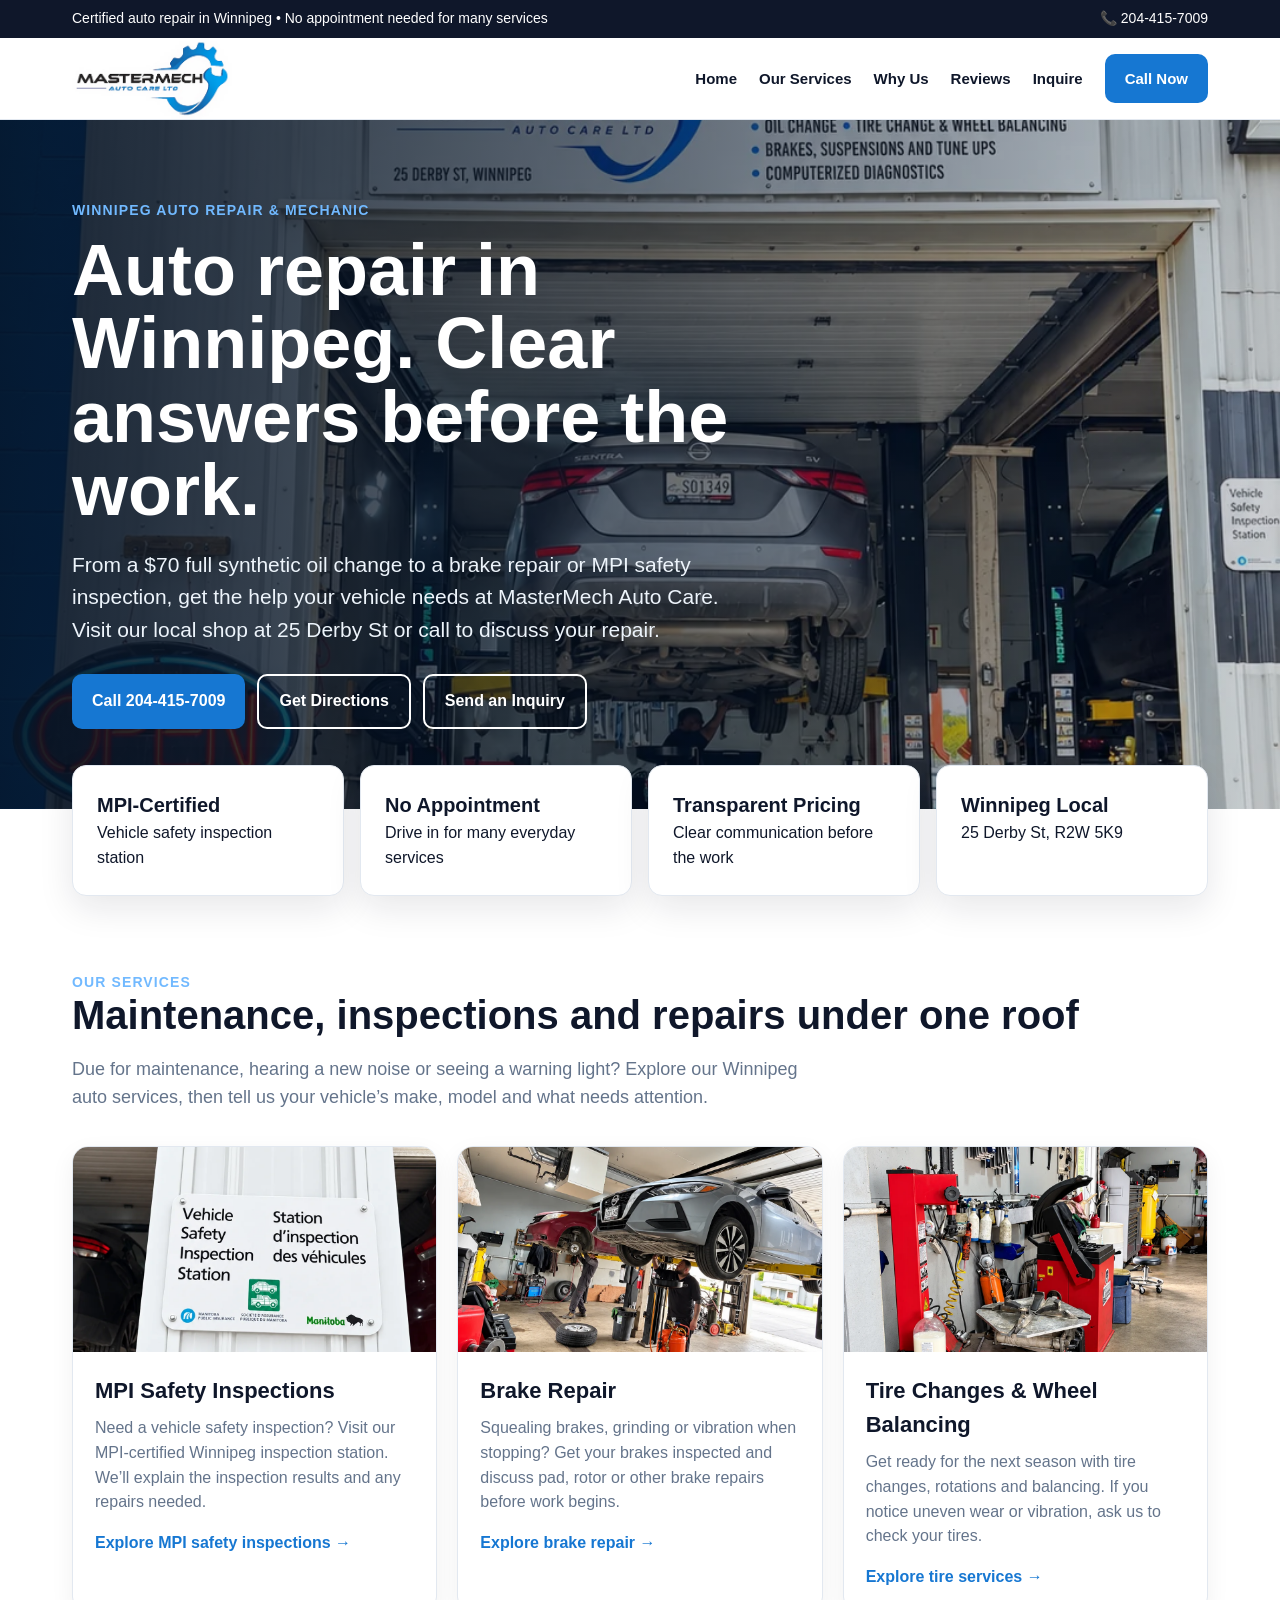
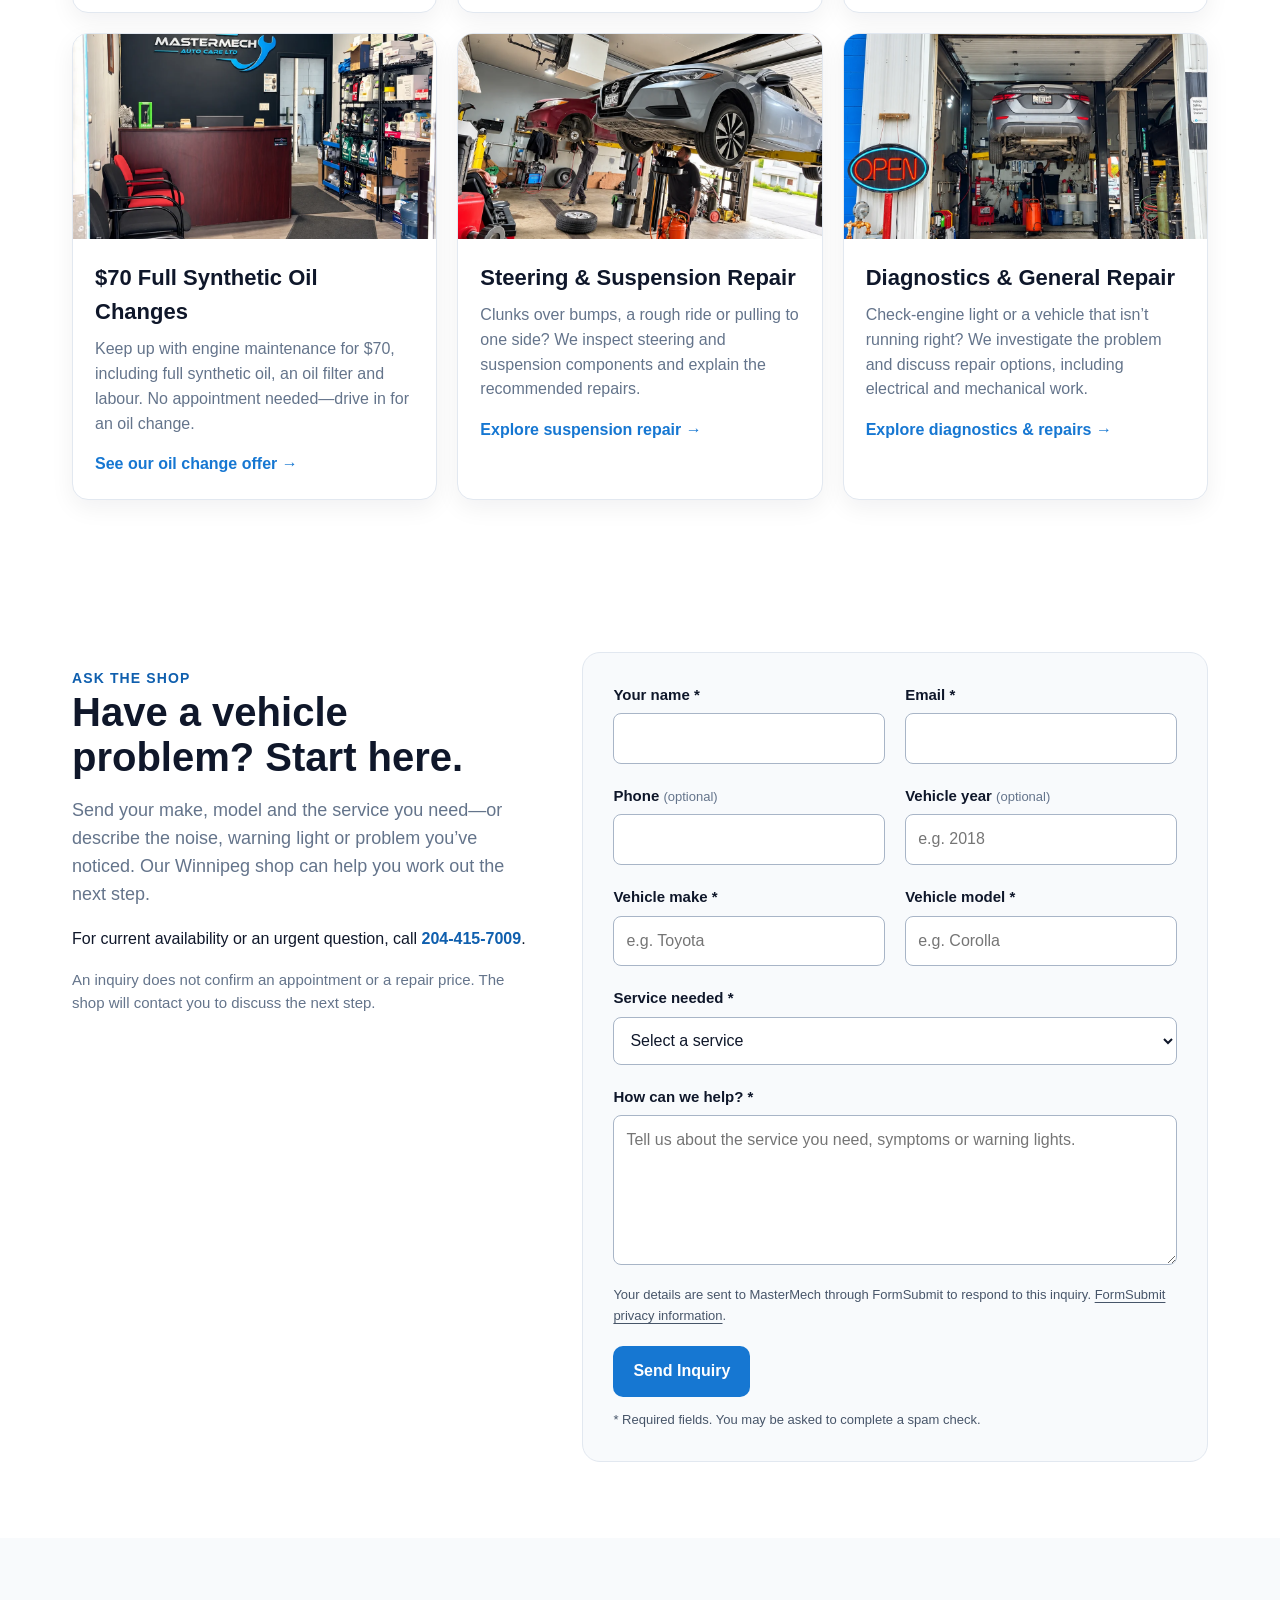
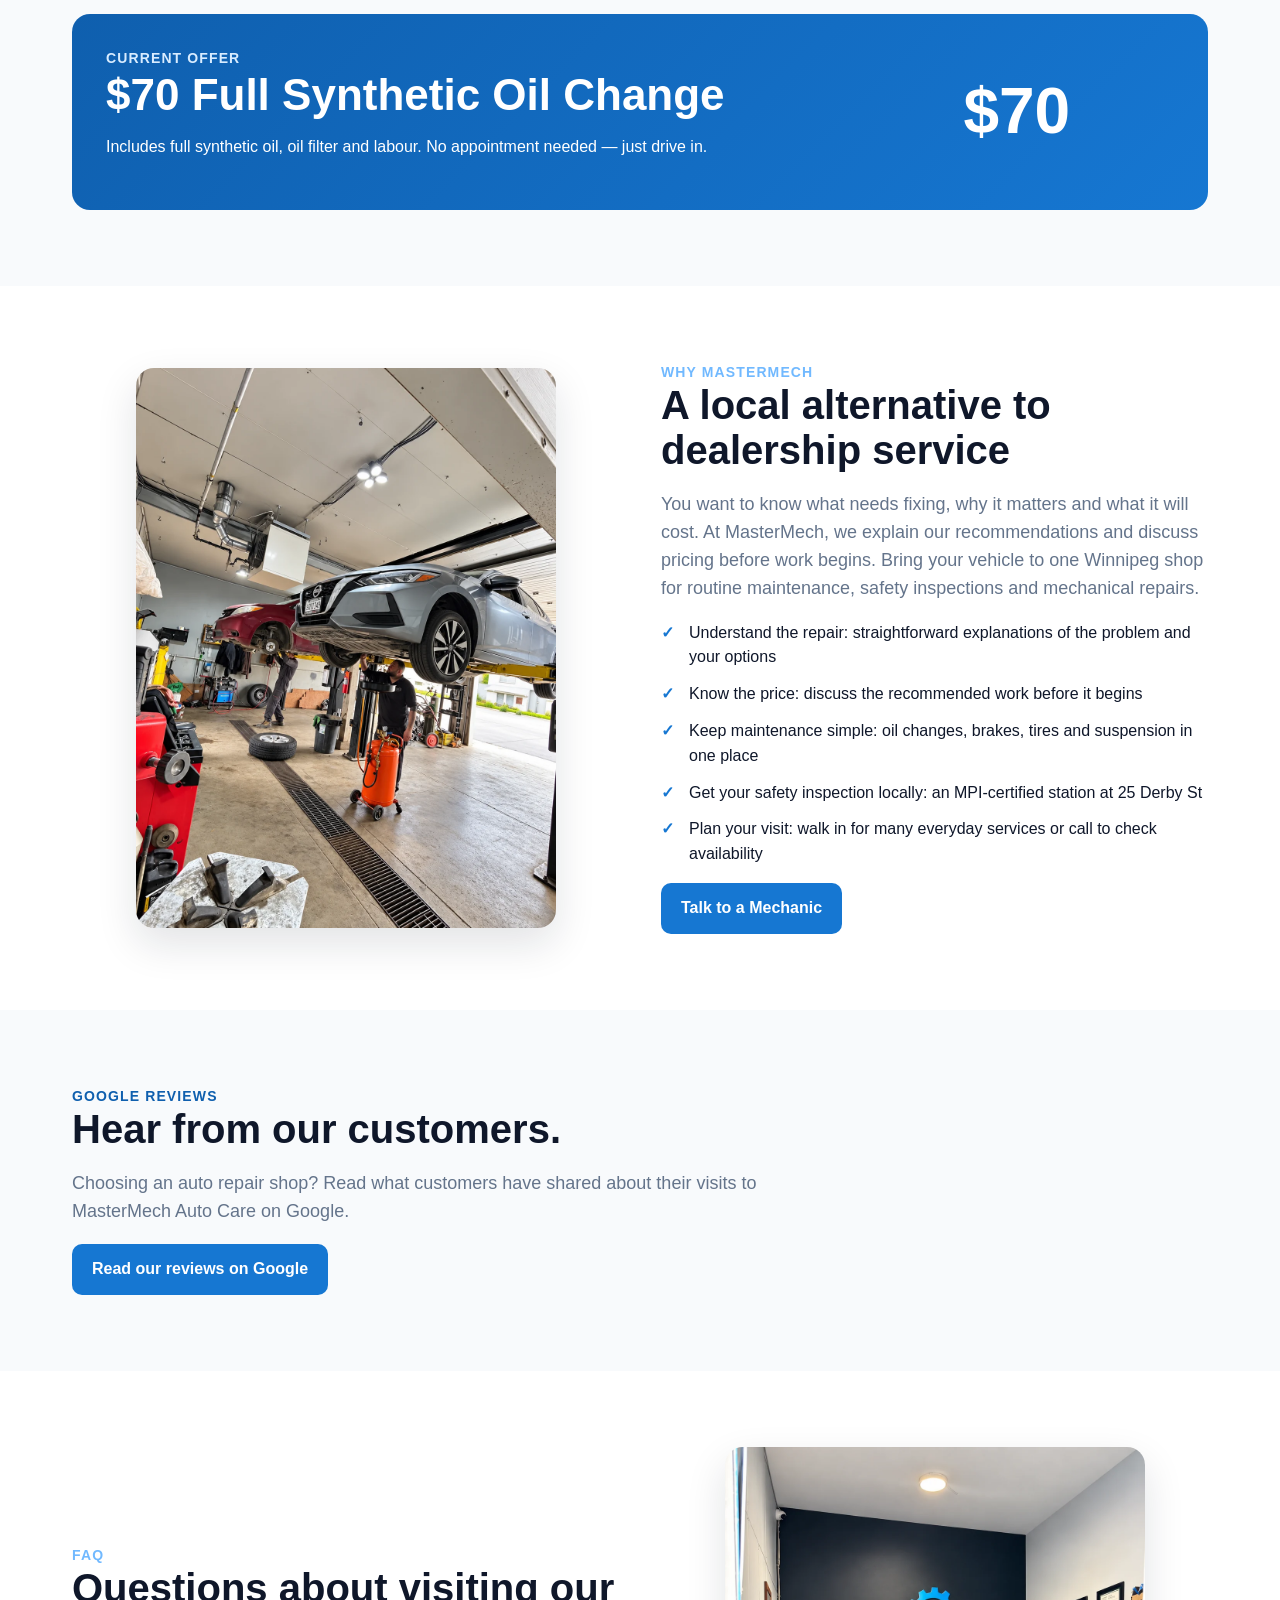
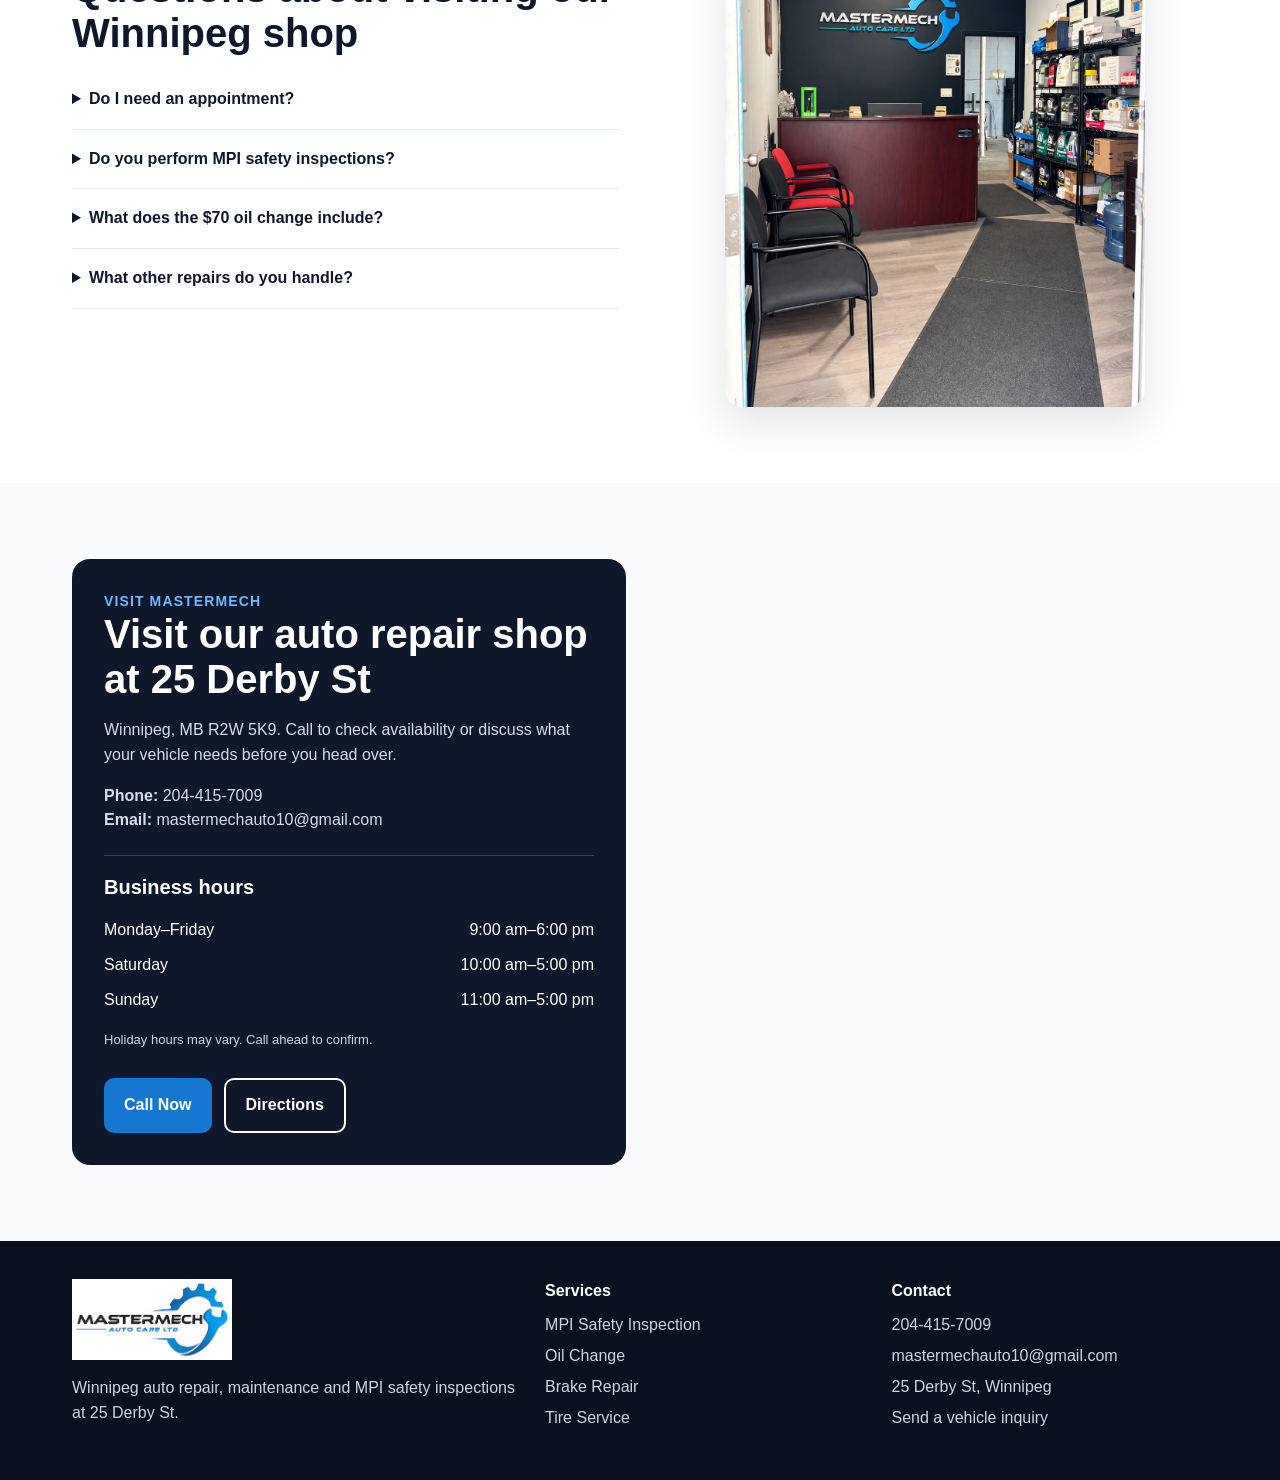
<file: index.html>
<!DOCTYPE html>

<html lang="en-CA"><head><meta charset="utf-8"/><meta content="width=device-width,initial-scale=1" name="viewport"/><title>Auto Repair Winnipeg | MasterMech Auto Care Ltd.</title><meta content="Winnipeg auto repair at 25 Derby St: MPI safety inspections, $70 synthetic oil changes, brakes, tires and diagnostics. Call MasterMech at 204-415-7009." name="description"/><link href="https://mastermechauto.ca/" rel="canonical"/><link href="styles.css?v=hours-reviews-v1" rel="stylesheet"/><script type="application/ld+json">{"@context":"https://schema.org","@type":"AutoRepair","name":"MasterMech Auto Care Ltd.","url":"https://mastermechauto.ca/","telephone":"+1-204-415-7009","email":"mastermechauto10@gmail.com","address":{"@type":"PostalAddress","streetAddress":"25 Derby St","addressLocality":"Winnipeg","addressRegion":"MB","postalCode":"R2W 5K9","addressCountry":"CA"},"areaServed":"Winnipeg, Manitoba","priceRange":"$$","image":"https://mastermechauto.ca/assets/hero.webp","openingHoursSpecification":[{"@type":"OpeningHoursSpecification","dayOfWeek":["Monday","Tuesday","Wednesday","Thursday","Friday"],"opens":"09:00","closes":"18:00"},{"@type":"OpeningHoursSpecification","dayOfWeek":"Saturday","opens":"10:00","closes":"17:00"},{"@type":"OpeningHoursSpecification","dayOfWeek":"Sunday","opens":"11:00","closes":"17:00"}],"sameAs":["https://www.google.com/maps/place/MasterMech+Auto+Care+Ltd./@49.908131,-97.136567,17z/data=!3m1!4b1!4m6!3m5!1s0x52ea719a5ce8b409:0xee21368e51462210!8m2!3d49.908131!4d-97.136567!16s%2Fg%2F11yhgs8zzt?entry=ttu&g_ep=EgoyMDI2MDkyOC4wIKXMDSoASAFQAw%3D%3D"]}</script><meta content="website" property="og:type"/><meta content="Auto Repair Winnipeg | MasterMech Auto Care Ltd." property="og:title"/><meta content="Winnipeg auto repair at 25 Derby St: MPI safety inspections, $70 synthetic oil changes, brakes, tires and diagnostics. Call MasterMech at 204-415-7009." property="og:description"/><meta content="https://mastermechauto.ca/" property="og:url"/><meta content="https://mastermechauto.ca/assets/hero.webp" property="og:image"/></head><body><a class="skip-link" href="#main-content">Skip to content</a>
<div class="topbar"><div class="wrap"><span>Certified auto repair in Winnipeg • No appointment needed for many services</span><span>📞 <a href="tel:+12044157009">204-415-7009</a></span></div></div>
<header class="nav"><div class="wrap"><a href="/"><img alt="MasterMech Auto Care Ltd. logo" class="logo" decoding="async" height="351" src="assets/logo.webp" width="690"/></a><nav aria-label="Main navigation" class="navlinks"><a aria-current="page" href="/">Home</a><a href="#services">Our Services</a><a href="#about">Why Us</a><a href="#reviews">Reviews</a><a href="#inquiry">Inquire</a><a class="btn" href="tel:+12044157009">Call Now</a></nav></div></header>
<main id="main-content"><section class="hero"><div class="wrap"><div class="content"><div class="eyebrow">Winnipeg Auto Repair &amp; Mechanic</div><h1>Auto repair in Winnipeg. Clear answers before the work.</h1><p>From a $70 full synthetic oil change to a brake repair or MPI safety inspection, get the help your vehicle needs at MasterMech Auto Care. Visit our local shop at 25 Derby St or call to discuss your repair.</p><div class="cta-row"><a class="btn" href="tel:+12044157009">Call 204-415-7009</a><a class="btn alt" href="#visit">Get Directions</a><a class="btn alt" href="#inquiry">Send an Inquiry</a></div></div></div></section>
<div class="wrap"><div class="trust"><div><strong>MPI-Certified</strong><span>Vehicle safety inspection station</span></div><div><strong>No Appointment</strong><span>Drive in for many everyday services</span></div><div><strong>Transparent Pricing</strong><span>Clear communication before the work</span></div><div><strong>Winnipeg Local</strong><span>25 Derby St, R2W 5K9</span></div></div></div>
<section class="section" id="services"><div class="wrap"><div class="eyebrow">Our Services</div><h2>Maintenance, inspections and repairs under one roof</h2><p class="lead">Due for maintenance, hearing a new noise or seeing a warning light? Explore our Winnipeg auto services, then tell us your vehicle’s make, model and what needs attention.</p><div class="grid3">
<article class="card"><img alt="MPI vehicle safety inspection station Winnipeg" decoding="async" height="1448" loading="lazy" src="assets/mpi.webp" width="1086"/><div class="pad"><h3>MPI Safety Inspections</h3><p>Need a vehicle safety inspection? Visit our MPI-certified Winnipeg inspection station. We’ll explain the inspection results and any repairs needed.</p><a href="/mpi-safety-inspection-winnipeg">Explore MPI safety inspections →</a></div></article>
<article class="card"><img alt="Brake repair and auto repair shop in Winnipeg" decoding="async" height="1448" loading="lazy" src="assets/shop.webp" width="1086"/><div class="pad"><h3>Brake Repair</h3><p>Squealing brakes, grinding or vibration when stopping? Get your brakes inspected and discuss pad, rotor or other brake repairs before work begins.</p><a href="/brake-repair-winnipeg">Explore brake repair →</a></div></article>
<article class="card"><img alt="Tire service and wheel balancing in Winnipeg" decoding="async" height="1448" loading="lazy" src="assets/tires.webp" width="1086"/><div class="pad"><h3>Tire Changes &amp; Wheel Balancing</h3><p>Get ready for the next season with tire changes, rotations and balancing. If you notice uneven wear or vibration, ask us to check your tires.</p><a href="/tire-service-winnipeg">Explore tire services →</a></div></article>
<article class="card"><img alt="MasterMech Auto Care Winnipeg reception" decoding="async" height="1448" loading="lazy" src="assets/reception.webp" width="1086"/><div class="pad"><h3>$70 Full Synthetic Oil Changes</h3><p>Keep up with engine maintenance for $70, including full synthetic oil, an oil filter and labour. No appointment needed—drive in for an oil change.</p><a href="/oil-change-winnipeg">See our oil change offer →</a></div></article>
<article class="card"><img alt="Suspension repair Winnipeg" decoding="async" height="1448" loading="lazy" src="assets/shop.webp" width="1086"/><div class="pad"><h3>Steering &amp; Suspension Repair</h3><p>Clunks over bumps, a rough ride or pulling to one side? We inspect steering and suspension components and explain the recommended repairs.</p><a href="/suspension-repair-winnipeg">Explore suspension repair →</a></div></article>
<article class="card"><img alt="Auto diagnostics Winnipeg" decoding="async" height="1448" loading="lazy" src="assets/hero.webp" width="1086"/><div class="pad"><h3>Diagnostics &amp; General Repair</h3><p>Check-engine light or a vehicle that isn’t running right? We investigate the problem and discuss repair options, including electrical and mechanical work.</p><a href="/auto-diagnostics-winnipeg">Explore diagnostics &amp; repairs →</a></div></article>
</div></div></section><section aria-labelledby="inquiry-title" class="section inquiry-section" id="inquiry"><div class="wrap inquiry-layout"><div class="inquiry-intro"><div class="eyebrow">Ask the shop</div><h2 id="inquiry-title">Have a vehicle problem? Start here.</h2><p class="lead">Send your make, model and the service you need—or describe the noise, warning light or problem you’ve noticed. Our Winnipeg shop can help you work out the next step.</p><p>For current availability or an urgent question, call <a class="text-link" href="tel:+12044157009">204-415-7009</a>.</p><p class="inquiry-note">An inquiry does not confirm an appointment or a repair price. The shop will contact you to discuss the next step.</p></div><form action="https://formsubmit.co/mastermechauto10@gmail.com" class="inquiry-form" method="POST"><input name="_subject" type="hidden" value="MasterMech website — vehicle inquiry"/><input name="_template" type="hidden" value="table"/><input name="_next" type="hidden" value="https://mastermechauto.ca/inquiry-thank-you"/><input name="_url" type="hidden" value="https://mastermechauto.ca/#inquiry"/><div aria-hidden="true" class="form-honeypot"><label for="inquiry-honey">Leave this field empty</label><input autocomplete="off" id="inquiry-honey" name="_honey" tabindex="-1" type="text"/></div><div class="form-grid"><div class="form-field"><label for="inquiry-name">Your name <span aria-hidden="true">*</span></label><input autocomplete="name" id="inquiry-name" maxlength="100" name="name" required="" type="text"/></div><div class="form-field"><label for="inquiry-email">Email <span aria-hidden="true">*</span></label><input autocomplete="email" id="inquiry-email" maxlength="254" name="email" required="" type="email"/></div><div class="form-field"><label for="inquiry-phone">Phone <span class="optional">(optional)</span></label><input autocomplete="tel" id="inquiry-phone" maxlength="30" name="phone" type="tel"/></div><div class="form-field"><label for="inquiry-year">Vehicle year <span class="optional">(optional)</span></label><input id="inquiry-year" inputmode="numeric" max="2027" min="1900" name="vehicle_year" placeholder="e.g. 2018" type="number"/></div><div class="form-field"><label for="inquiry-make">Vehicle make <span aria-hidden="true">*</span></label><input id="inquiry-make" maxlength="80" name="vehicle_make" placeholder="e.g. Toyota" required="" type="text"/></div><div class="form-field"><label for="inquiry-model">Vehicle model <span aria-hidden="true">*</span></label><input id="inquiry-model" maxlength="100" name="vehicle_model" placeholder="e.g. Corolla" required="" type="text"/></div><div class="form-field form-wide"><label for="inquiry-service">Service needed <span aria-hidden="true">*</span></label><select id="inquiry-service" name="service" required=""><option value="">Select a service</option><option>MPI safety inspection</option><option>Oil change</option><option>Brake repair</option><option>Tires and balancing</option><option>Steering or suspension</option><option>Diagnostics or general repair</option><option>Other / not sure</option></select></div><div class="form-field form-wide"><label for="inquiry-message">How can we help? <span aria-hidden="true">*</span></label><textarea id="inquiry-message" maxlength="3000" name="message" placeholder="Tell us about the service you need, symptoms or warning lights." required="" rows="5"></textarea></div></div><p class="form-privacy">Your details are sent to MasterMech through FormSubmit to respond to this inquiry. <a href="https://formsubmit.co/privacy.pdf" rel="noopener noreferrer" target="_blank">FormSubmit privacy information</a>.</p><button class="btn" type="submit">Send Inquiry</button><p class="form-required">* Required fields. You may be asked to complete a spam check.</p></form></div></section>
<section class="section gray"><div class="wrap"><div class="offer"><div><div class="eyebrow" style="color:#d8ecff">Current Offer</div><h2>$70 Full Synthetic Oil Change</h2><p>Includes full synthetic oil, oil filter and labour. No appointment needed — just drive in.</p></div><div class="price">$70</div></div></div></section>
<section class="section" id="about"><div class="wrap split"><img alt="Inside MasterMech Auto Care repair shop in Winnipeg" decoding="async" height="1448" loading="lazy" src="assets/shop.webp" width="1086"/><div><div class="eyebrow">Why MasterMech</div><h2>A local alternative to dealership service</h2><p class="lead">You want to know what needs fixing, why it matters and what it will cost. At MasterMech, we explain our recommendations and discuss pricing before work begins. Bring your vehicle to one Winnipeg shop for routine maintenance, safety inspections and mechanical repairs.</p><ul class="ticks"><li>Understand the repair: straightforward explanations of the problem and your options</li><li>Know the price: discuss the recommended work before it begins</li><li>Keep maintenance simple: oil changes, brakes, tires and suspension in one place</li><li>Get your safety inspection locally: an MPI-certified station at 25 Derby St</li><li>Plan your visit: walk in for many everyday services or call to check availability</li></ul><a class="btn" href="tel:+12044157009">Talk to a Mechanic</a></div></div></section>
<section aria-labelledby="google-reviews-heading" class="section gray" id="reviews"><div class="wrap"><div class="eyebrow">Google Reviews</div><h2 id="google-reviews-heading">Hear from our customers.</h2><p class="lead">Choosing an auto repair shop? Read what customers have shared about their visits to MasterMech Auto Care on Google.</p><a class="btn" href="https://www.google.com/maps/place/MasterMech+Auto+Care+Ltd./@49.908131,-97.136567,17z/data=!3m1!4b1!4m6!3m5!1s0x52ea719a5ce8b409:0xee21368e51462210!8m2!3d49.908131!4d-97.136567!16s%2Fg%2F11yhgs8zzt?entry=ttu&amp;g_ep=EgoyMDI2MDkyOC4wIKXMDSoASAFQAw%3D%3D" rel="noopener noreferrer" target="_blank">Read our reviews on Google</a></div></section>
<section class="section"><div class="wrap split"><div class="faq"><div class="eyebrow">FAQ</div><h2>Questions about visiting our Winnipeg shop</h2><details><summary>Do I need an appointment?</summary><p>You can drive in for many everyday services, including our oil change offer. For repairs or an MPI safety inspection, call 204-415-7009 to confirm availability before your visit.</p></details><details><summary>Do you perform MPI safety inspections?</summary><p>Yes. MasterMech is an MPI-certified vehicle safety inspection station at 25 Derby St in Winnipeg. Call to discuss your vehicle and arrange an inspection.</p></details><details><summary>What does the $70 oil change include?</summary><p>The $70 offer includes full synthetic oil, an oil filter and labour.</p></details><details><summary>What other repairs do you handle?</summary><p>Our Winnipeg shop provides brake inspections and repairs, tire changes and balancing, steering and suspension repairs, check-engine diagnostics, tune-ups and general mechanical repairs. Choose a service above for more details.</p></details></div><img alt="MasterMech Auto Care customer reception Winnipeg" decoding="async" height="1448" loading="lazy" src="assets/reception.webp" width="1086"/></div></section>
<section class="section gray" id="visit"><div class="wrap visit"><div class="contactbox"><div class="eyebrow">Visit MasterMech</div><h2>Visit our auto repair shop at 25 Derby St</h2><p>Winnipeg, MB R2W 5K9. Call to check availability or discuss what your vehicle needs before you head over.</p><p><strong>Phone:</strong> <a href="tel:+12044157009">204-415-7009</a><br/><strong>Email:</strong> <a href="mailto:mastermechauto10@gmail.com">mastermechauto10@gmail.com</a></p><div class="business-hours"><h3>Business hours</h3><dl><div><dt>Monday–Friday</dt><dd>9:00 am–6:00 pm</dd></div><div><dt>Saturday</dt><dd>10:00 am–5:00 pm</dd></div><div><dt>Sunday</dt><dd>11:00 am–5:00 pm</dd></div></dl><p class="hours-note">Holiday hours may vary. Call ahead to confirm.</p></div><div class="cta-row"><a class="btn" href="tel:+12044157009">Call Now</a><a class="btn alt" href="https://www.google.com/maps/search/?api=1&amp;query=25+Derby+St+Winnipeg+MB" rel="noopener noreferrer" style="color:#fff;border-color:#fff;background:transparent" target="_blank">Directions</a></div></div><div class="map"><iframe loading="lazy" src="https://www.google.com/maps?q=25%20Derby%20St%20Winnipeg%20MB&amp;output=embed" title="Map to MasterMech Auto Care Ltd."></iframe></div></div></section>
</main><footer class="footer"><div class="wrap"><div><img alt="MasterMech Auto Care Ltd." class="logo" decoding="async" height="351" src="assets/logo.webp" width="690"/><p>Winnipeg auto repair, maintenance and MPI safety inspections at 25 Derby St.</p></div><div><h4>Services</h4><a href="/mpi-safety-inspection-winnipeg">MPI Safety Inspection</a><a href="/oil-change-winnipeg">Oil Change</a><a href="/brake-repair-winnipeg">Brake Repair</a><a href="/tire-service-winnipeg">Tire Service</a></div><div><h4>Contact</h4><a href="tel:+12044157009">204-415-7009</a><a href="mailto:mastermechauto10@gmail.com">mastermechauto10@gmail.com</a><span>25 Derby St, Winnipeg</span><a href="#inquiry">Send a vehicle inquiry</a></div></div></footer>
<div class="mobilebar"><a class="btn alt" href="https://www.google.com/maps/search/?api=1&amp;query=MasterMech+Auto+Care+25+Derby+St+Winnipeg+MB">Directions</a><a class="btn" href="tel:+12044157009">Call Now</a></div><script src="script.js"></script></body></html>
</file>
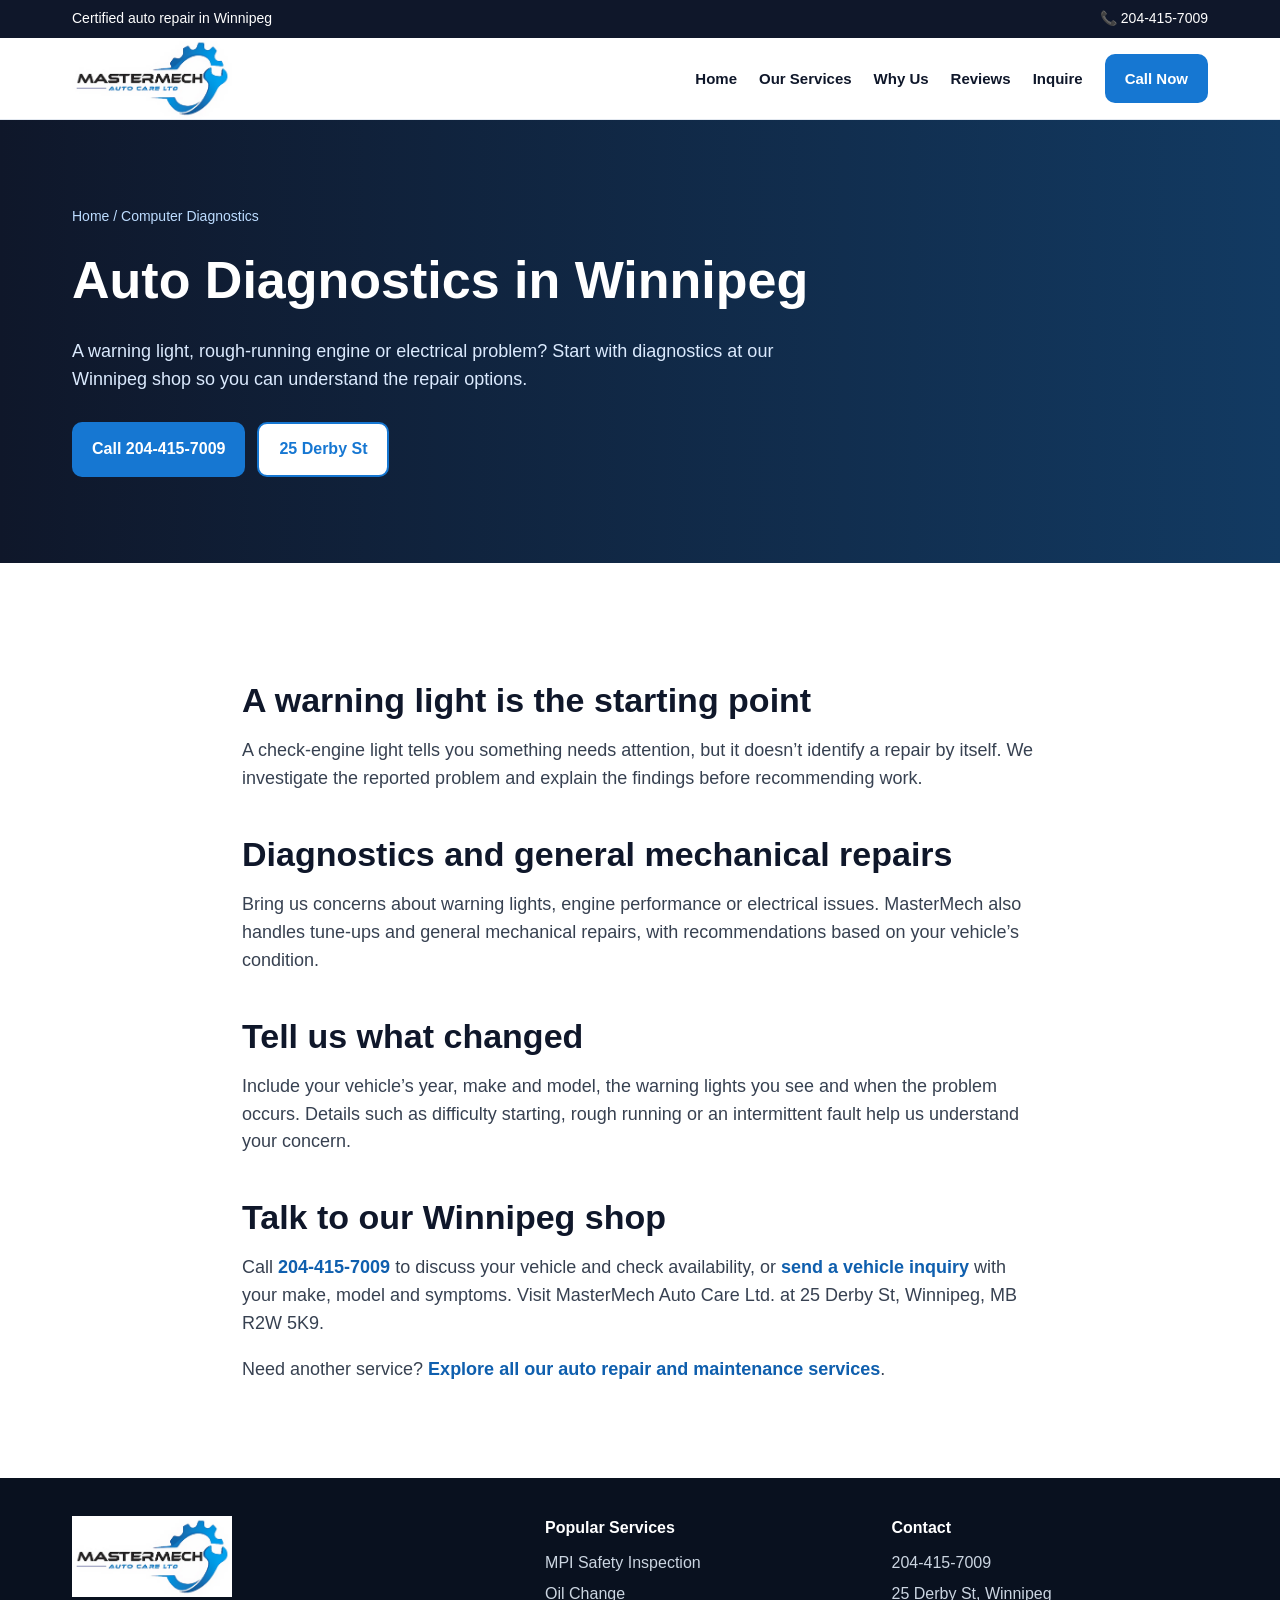
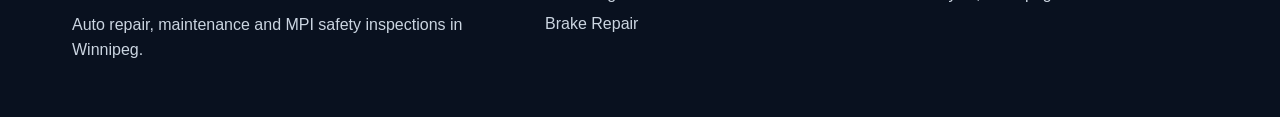
<file: auto-diagnostics-winnipeg.html>
<!DOCTYPE html>

<html lang="en-CA"><head><meta charset="utf-8"/><meta content="width=device-width,initial-scale=1" name="viewport"/><title>Auto Diagnostics Winnipeg | Check Engine Light | MasterMech</title><meta content="Check-engine diagnostics, electrical issues and general auto repair in Winnipeg. Tell MasterMech what your vehicle is doing. Call 204-415-7009." name="description"/><link href="https://mastermechauto.ca/auto-diagnostics-winnipeg" rel="canonical"/><link href="styles.css?v=hours-reviews-v1" rel="stylesheet"/><script type="application/ld+json">{"@context":"https://schema.org","@type":"Service","serviceType":"Computer Diagnostics","provider":{"@type":"AutoRepair","name":"MasterMech Auto Care Ltd.","telephone":"+1-204-415-7009","address":{"@type":"PostalAddress","streetAddress":"25 Derby St","addressLocality":"Winnipeg","addressRegion":"MB","postalCode":"R2W 5K9","addressCountry":"CA"}},"areaServed":{"@type":"City","name":"Winnipeg"}}</script><meta content="website" property="og:type"/><meta content="Auto Diagnostics Winnipeg | Check Engine Light | MasterMech" property="og:title"/><meta content="Check-engine diagnostics, electrical issues and general auto repair in Winnipeg. Tell MasterMech what your vehicle is doing. Call 204-415-7009." property="og:description"/><meta content="https://mastermechauto.ca/auto-diagnostics-winnipeg" property="og:url"/><meta content="https://mastermechauto.ca/assets/hero.webp" property="og:image"/></head><body><a class="skip-link" href="#main-content">Skip to content</a><div class="topbar"><div class="wrap"><span>Certified auto repair in Winnipeg</span><span>📞 <a href="tel:+12044157009">204-415-7009</a></span></div></div><header class="nav"><div class="wrap"><a href="/"><img alt="MasterMech Auto Care Ltd. logo" class="logo" decoding="async" height="351" src="assets/logo.webp" width="690"/></a><nav aria-label="Main navigation" class="navlinks"><a href="/">Home</a><a href="/#services">Our Services</a><a href="/#about">Why Us</a><a href="/#reviews">Reviews</a><a href="/#inquiry">Inquire</a><a class="btn" href="tel:+12044157009">Call Now</a></nav></div></header><section class="service-hero"><div class="wrap"><div class="breadcrumb"><a href="/">Home</a> / Computer Diagnostics</div><h1>Auto Diagnostics in Winnipeg</h1><p class="lead" style="color:#dbeafe">A warning light, rough-running engine or electrical problem? Start with diagnostics at our Winnipeg shop so you can understand the repair options.</p><div class="cta-row"><a class="btn" href="tel:+12044157009">Call 204-415-7009</a><a class="btn alt" href="/#visit">25 Derby St</a></div></div></section><main class="section" id="main-content"><div class="wrap service-copy"><h2>A warning light is the starting point</h2><p>A check-engine light tells you something needs attention, but it doesn’t identify a repair by itself. We investigate the reported problem and explain the findings before recommending work.</p><h2>Diagnostics and general mechanical repairs</h2><p>Bring us concerns about warning lights, engine performance or electrical issues. MasterMech also handles tune-ups and general mechanical repairs, with recommendations based on your vehicle’s condition.</p><h2>Tell us what changed</h2><p>Include your vehicle’s year, make and model, the warning lights you see and when the problem occurs. Details such as difficulty starting, rough running or an intermittent fault help us understand your concern.</p><h2>Talk to our Winnipeg shop</h2><p>Call <a class="text-link" href="tel:+12044157009">204-415-7009</a> to discuss your vehicle and check availability, or <a class="text-link" href="/#inquiry">send a vehicle inquiry</a> with your make, model and symptoms. Visit MasterMech Auto Care Ltd. at 25 Derby St, Winnipeg, MB R2W 5K9.</p><p>Need another service? <a class="text-link" href="/#services">Explore all our auto repair and maintenance services</a>.</p></div></main><footer class="footer"><div class="wrap"><div><img alt="MasterMech Auto Care Ltd." class="logo" decoding="async" height="351" src="assets/logo.webp" width="690"/><p>Auto repair, maintenance and MPI safety inspections in Winnipeg.</p></div><div><h4>Popular Services</h4><a href="/mpi-safety-inspection-winnipeg">MPI Safety Inspection</a><a href="/oil-change-winnipeg">Oil Change</a><a href="/brake-repair-winnipeg">Brake Repair</a></div><div><h4>Contact</h4><a href="tel:+12044157009">204-415-7009</a><span>25 Derby St, Winnipeg</span></div></div></footer><div class="mobilebar"><a class="btn alt" href="https://www.google.com/maps/search/?api=1&amp;query=MasterMech+Auto+Care+25+Derby+St+Winnipeg+MB">Directions</a><a class="btn" href="tel:+12044157009">Call Now</a></div></body></html>
</file>
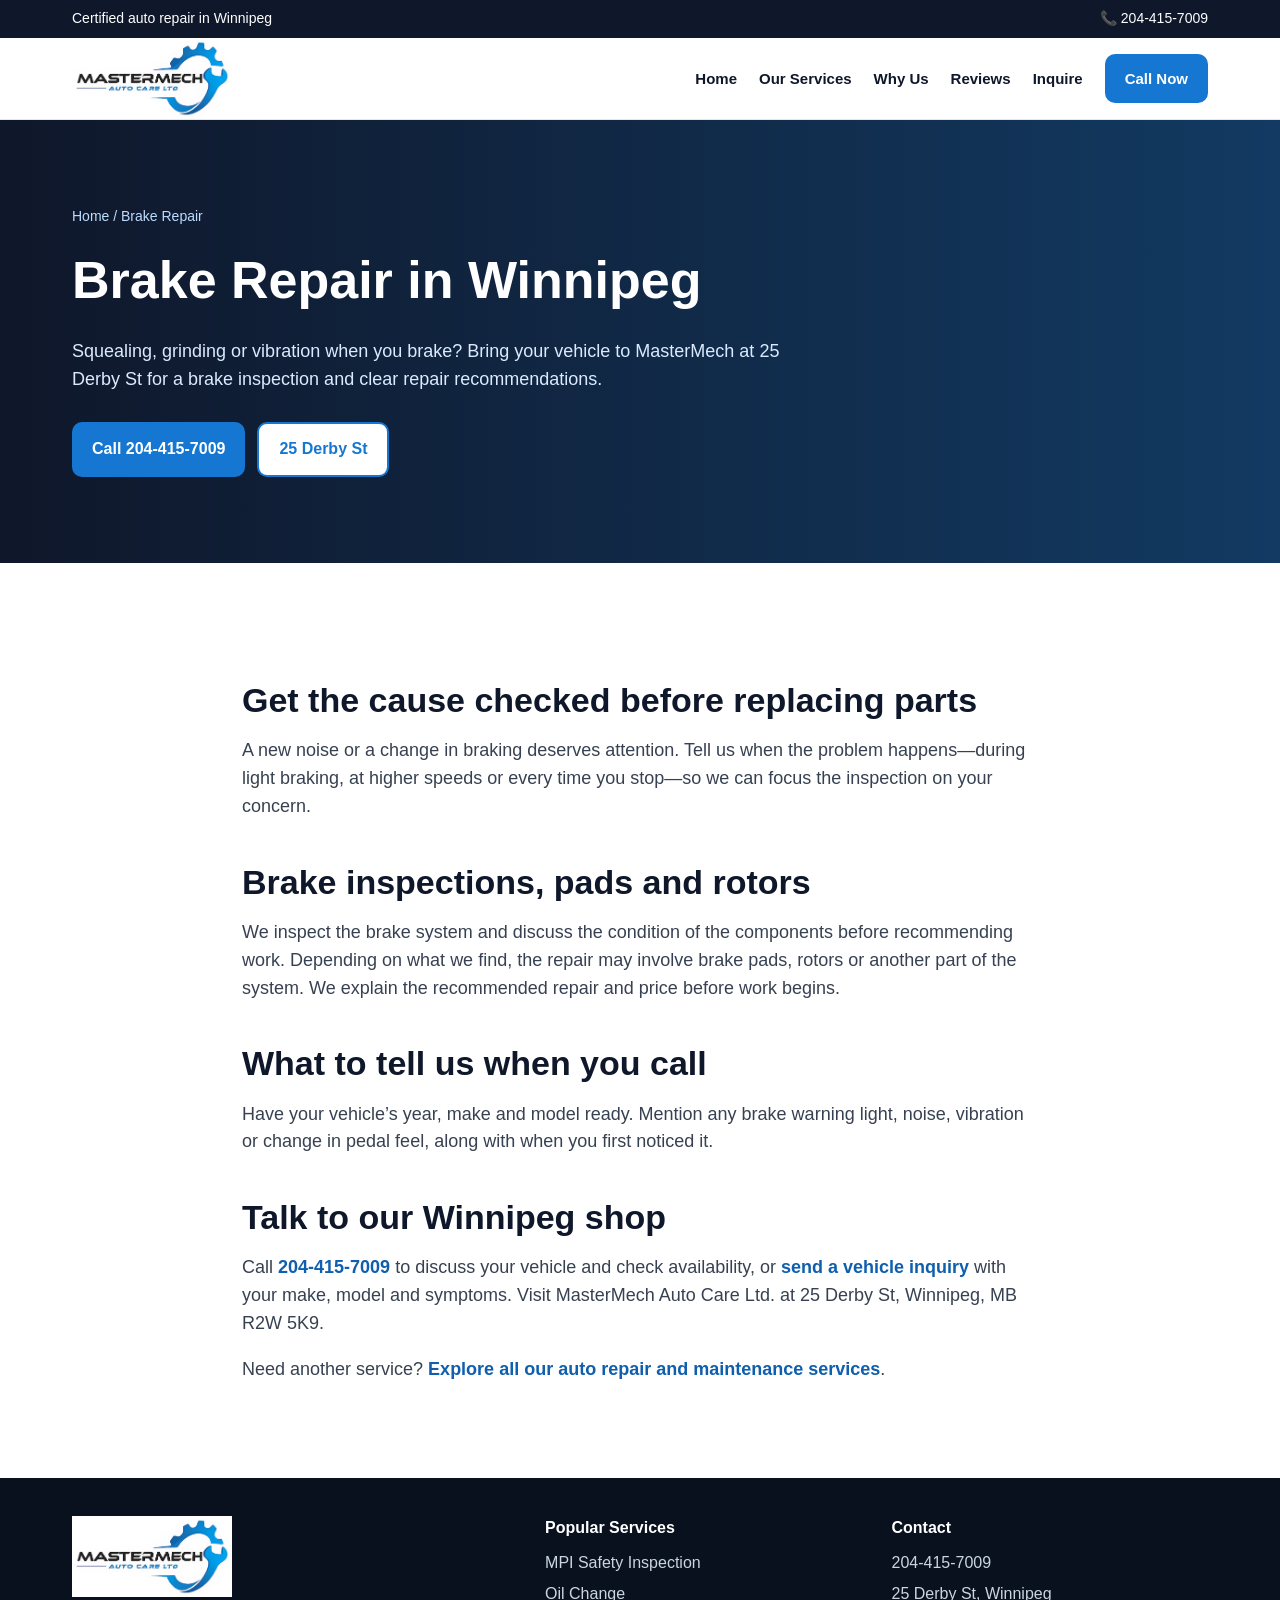
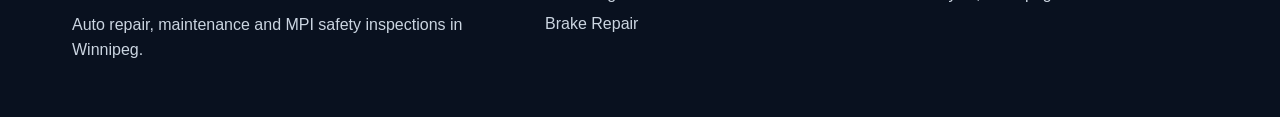
<file: brake-repair-winnipeg.html>
<!DOCTYPE html>

<html lang="en-CA"><head><meta charset="utf-8"/><meta content="width=device-width,initial-scale=1" name="viewport"/><title>Brake Repair Winnipeg | Pads &amp; Rotors | MasterMech</title><meta content="Brake inspections, pads and rotors in Winnipeg. Hearing grinding or feeling vibration when stopping? Call MasterMech Auto Care at 25 Derby St." name="description"/><link href="https://mastermechauto.ca/brake-repair-winnipeg" rel="canonical"/><link href="styles.css?v=hours-reviews-v1" rel="stylesheet"/><script type="application/ld+json">{"@context":"https://schema.org","@type":"Service","serviceType":"Brake Repair","provider":{"@type":"AutoRepair","name":"MasterMech Auto Care Ltd.","telephone":"+1-204-415-7009","address":{"@type":"PostalAddress","streetAddress":"25 Derby St","addressLocality":"Winnipeg","addressRegion":"MB","postalCode":"R2W 5K9","addressCountry":"CA"}},"areaServed":{"@type":"City","name":"Winnipeg"}}</script><meta content="website" property="og:type"/><meta content="Brake Repair Winnipeg | Pads &amp; Rotors | MasterMech" property="og:title"/><meta content="Brake inspections, pads and rotors in Winnipeg. Hearing grinding or feeling vibration when stopping? Call MasterMech Auto Care at 25 Derby St." property="og:description"/><meta content="https://mastermechauto.ca/brake-repair-winnipeg" property="og:url"/><meta content="https://mastermechauto.ca/assets/hero.webp" property="og:image"/></head><body><a class="skip-link" href="#main-content">Skip to content</a><div class="topbar"><div class="wrap"><span>Certified auto repair in Winnipeg</span><span>📞 <a href="tel:+12044157009">204-415-7009</a></span></div></div><header class="nav"><div class="wrap"><a href="/"><img alt="MasterMech Auto Care Ltd. logo" class="logo" decoding="async" height="351" src="assets/logo.webp" width="690"/></a><nav aria-label="Main navigation" class="navlinks"><a href="/">Home</a><a href="/#services">Our Services</a><a href="/#about">Why Us</a><a href="/#reviews">Reviews</a><a href="/#inquiry">Inquire</a><a class="btn" href="tel:+12044157009">Call Now</a></nav></div></header><section class="service-hero"><div class="wrap"><div class="breadcrumb"><a href="/">Home</a> / Brake Repair</div><h1>Brake Repair in Winnipeg</h1><p class="lead" style="color:#dbeafe">Squealing, grinding or vibration when you brake? Bring your vehicle to MasterMech at 25 Derby St for a brake inspection and clear repair recommendations.</p><div class="cta-row"><a class="btn" href="tel:+12044157009">Call 204-415-7009</a><a class="btn alt" href="/#visit">25 Derby St</a></div></div></section><main class="section" id="main-content"><div class="wrap service-copy"><h2>Get the cause checked before replacing parts</h2><p>A new noise or a change in braking deserves attention. Tell us when the problem happens—during light braking, at higher speeds or every time you stop—so we can focus the inspection on your concern.</p><h2>Brake inspections, pads and rotors</h2><p>We inspect the brake system and discuss the condition of the components before recommending work. Depending on what we find, the repair may involve brake pads, rotors or another part of the system. We explain the recommended repair and price before work begins.</p><h2>What to tell us when you call</h2><p>Have your vehicle’s year, make and model ready. Mention any brake warning light, noise, vibration or change in pedal feel, along with when you first noticed it.</p><h2>Talk to our Winnipeg shop</h2><p>Call <a class="text-link" href="tel:+12044157009">204-415-7009</a> to discuss your vehicle and check availability, or <a class="text-link" href="/#inquiry">send a vehicle inquiry</a> with your make, model and symptoms. Visit MasterMech Auto Care Ltd. at 25 Derby St, Winnipeg, MB R2W 5K9.</p><p>Need another service? <a class="text-link" href="/#services">Explore all our auto repair and maintenance services</a>.</p></div></main><footer class="footer"><div class="wrap"><div><img alt="MasterMech Auto Care Ltd." class="logo" decoding="async" height="351" src="assets/logo.webp" width="690"/><p>Auto repair, maintenance and MPI safety inspections in Winnipeg.</p></div><div><h4>Popular Services</h4><a href="/mpi-safety-inspection-winnipeg">MPI Safety Inspection</a><a href="/oil-change-winnipeg">Oil Change</a><a href="/brake-repair-winnipeg">Brake Repair</a></div><div><h4>Contact</h4><a href="tel:+12044157009">204-415-7009</a><span>25 Derby St, Winnipeg</span></div></div></footer><div class="mobilebar"><a class="btn alt" href="https://www.google.com/maps/search/?api=1&amp;query=MasterMech+Auto+Care+25+Derby+St+Winnipeg+MB">Directions</a><a class="btn" href="tel:+12044157009">Call Now</a></div></body></html>
</file>
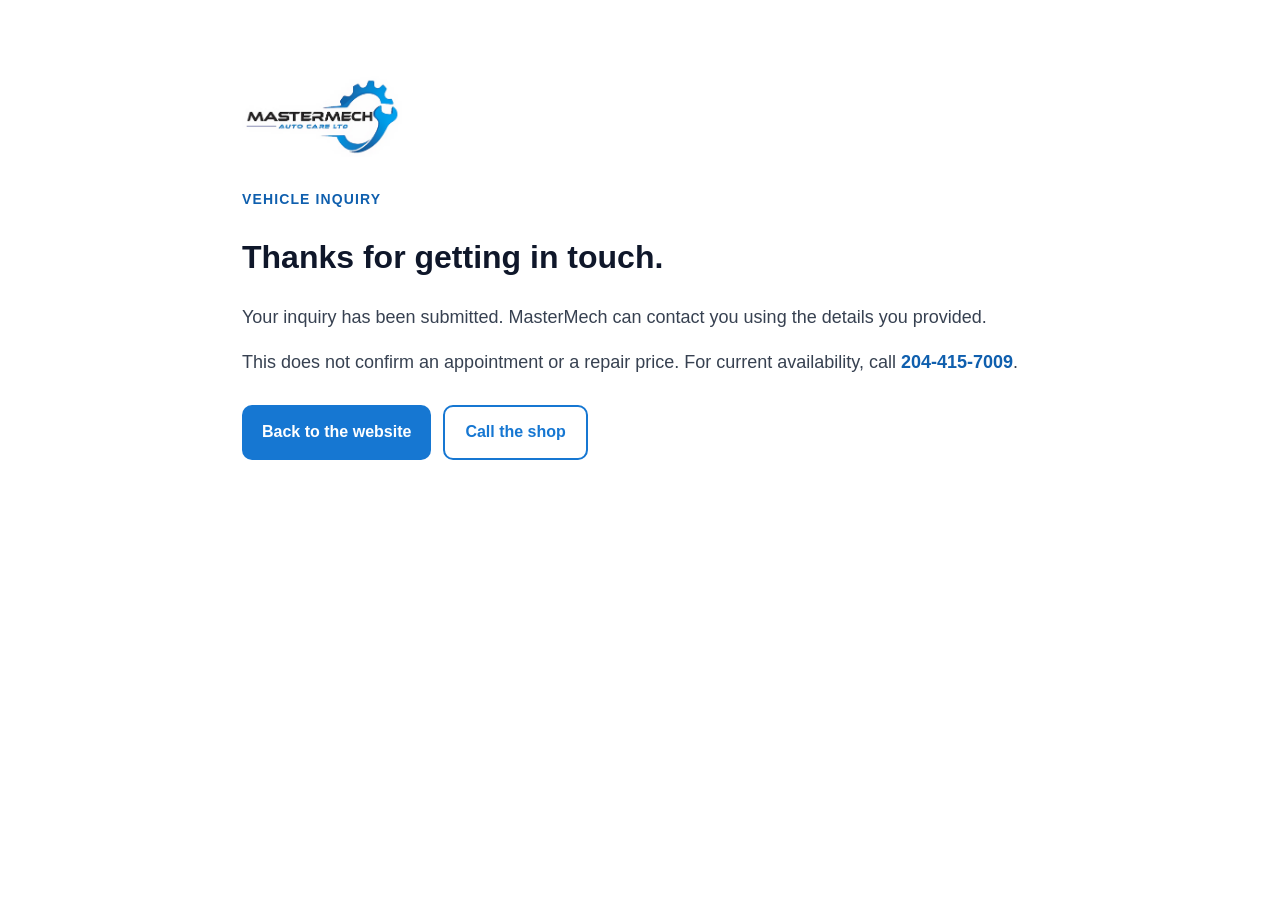
<file: inquiry-thank-you.html>
<!DOCTYPE html>
<html lang="en-CA"><head><meta charset="utf-8"/><meta content="width=device-width,initial-scale=1" name="viewport"/><meta content="noindex" name="robots"/><title>Thank you | MasterMech Auto Care Ltd.</title><link href="/styles.css?v=hours-reviews-v1" rel="stylesheet"/></head><body><main class="section"><div class="wrap service-copy"><a href="/"><img alt="MasterMech Auto Care Ltd." class="logo" height="351" src="/assets/logo.webp" width="690"/></a><div class="eyebrow" style="margin-top:32px;color:#0f5fae">Vehicle inquiry</div><h1>Thanks for getting in touch.</h1><p>Your inquiry has been submitted. MasterMech can contact you using the details you provided.</p><p>This does not confirm an appointment or a repair price. For current availability, call <a class="text-link" href="tel:+12044157009">204-415-7009</a>.</p><div class="cta-row"><a class="btn" href="/">Back to the website</a><a class="btn alt" href="tel:+12044157009">Call the shop</a></div></div></main></body></html>
</file>
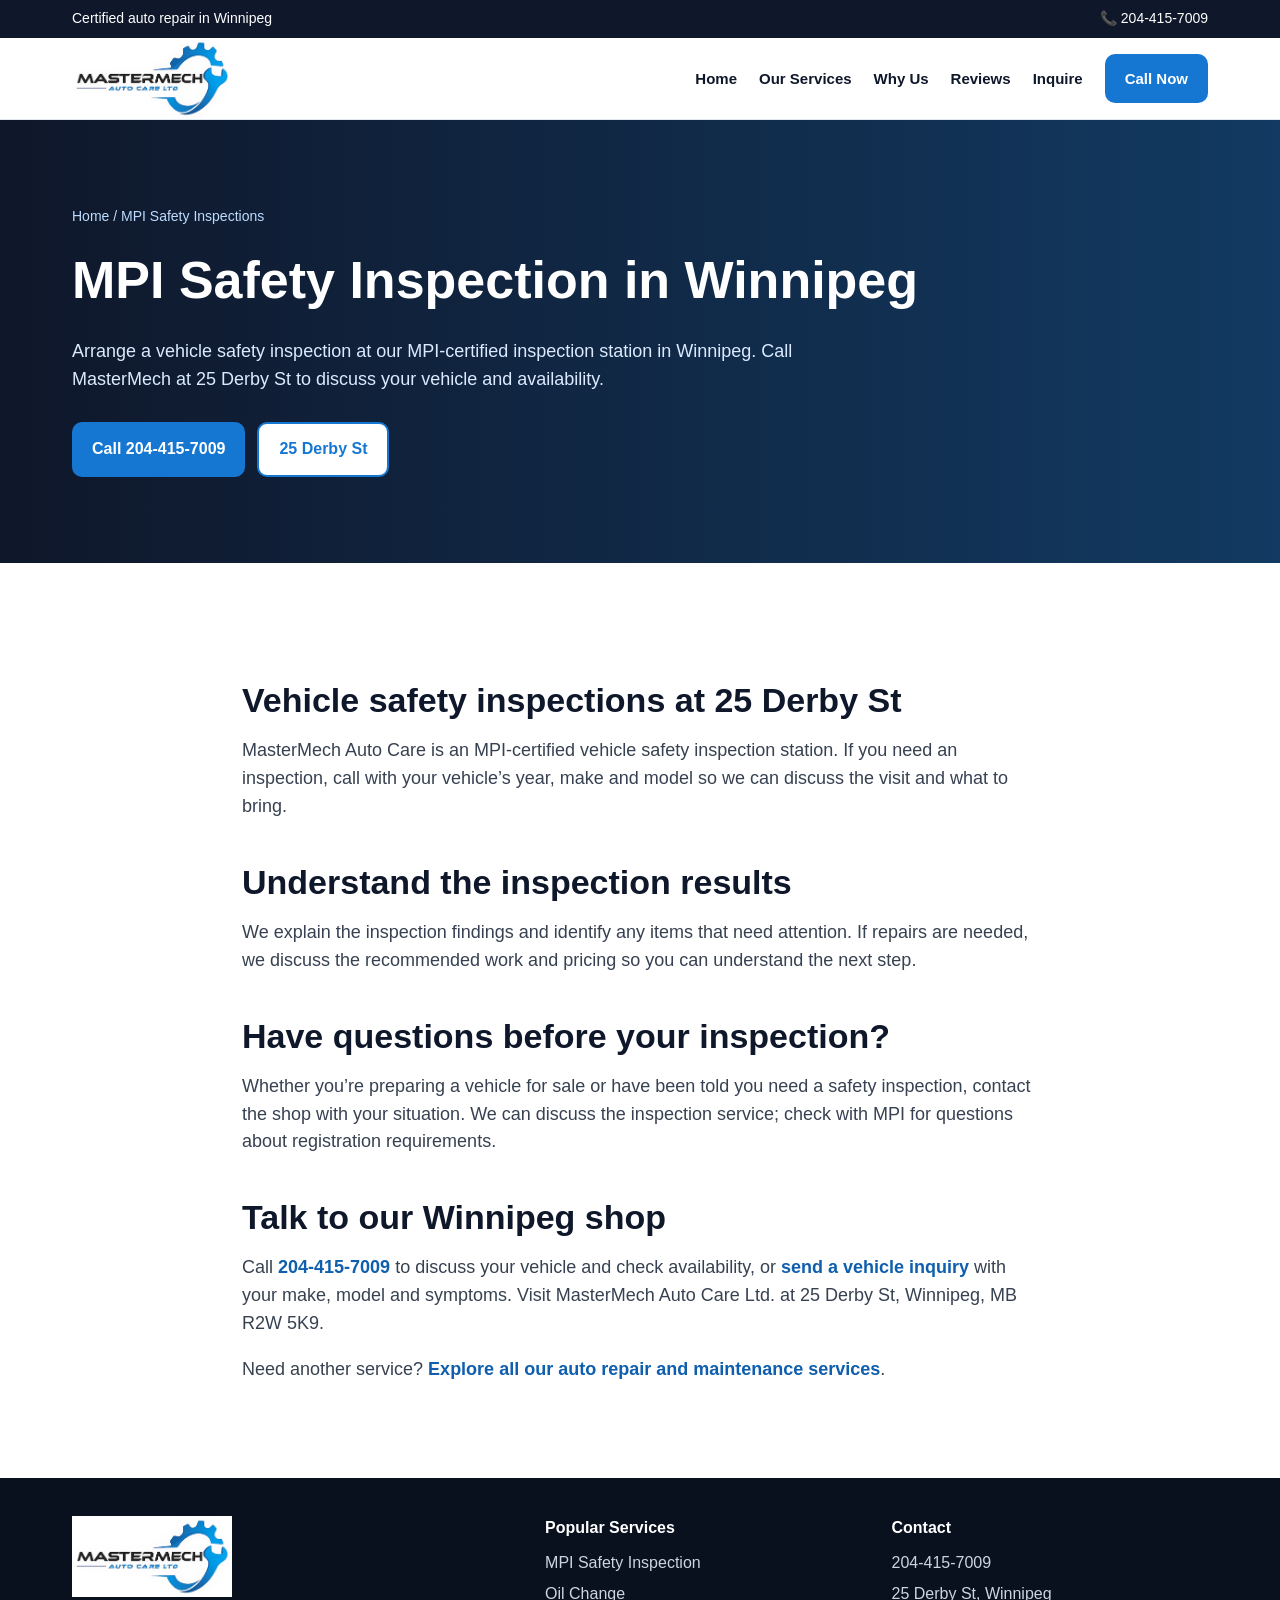
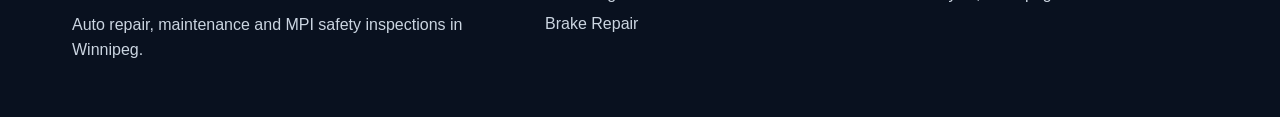
<file: mpi-safety-inspection-winnipeg.html>
<!DOCTYPE html>

<html lang="en-CA"><head><meta charset="utf-8"/><meta content="width=device-width,initial-scale=1" name="viewport"/><title>MPI Safety Inspection Winnipeg | MasterMech Auto Care</title><meta content="MPI-certified vehicle safety inspection station at 25 Derby St, Winnipeg. Call MasterMech to arrange an inspection and discuss your vehicle." name="description"/><link href="https://mastermechauto.ca/mpi-safety-inspection-winnipeg" rel="canonical"/><link href="styles.css?v=hours-reviews-v1" rel="stylesheet"/><script type="application/ld+json">{"@context":"https://schema.org","@type":"Service","serviceType":"MPI Safety Inspections","provider":{"@type":"AutoRepair","name":"MasterMech Auto Care Ltd.","telephone":"+1-204-415-7009","address":{"@type":"PostalAddress","streetAddress":"25 Derby St","addressLocality":"Winnipeg","addressRegion":"MB","postalCode":"R2W 5K9","addressCountry":"CA"}},"areaServed":{"@type":"City","name":"Winnipeg"}}</script><meta content="website" property="og:type"/><meta content="MPI Safety Inspection Winnipeg | MasterMech Auto Care" property="og:title"/><meta content="MPI-certified vehicle safety inspection station at 25 Derby St, Winnipeg. Call MasterMech to arrange an inspection and discuss your vehicle." property="og:description"/><meta content="https://mastermechauto.ca/mpi-safety-inspection-winnipeg" property="og:url"/><meta content="https://mastermechauto.ca/assets/hero.webp" property="og:image"/></head><body><a class="skip-link" href="#main-content">Skip to content</a><div class="topbar"><div class="wrap"><span>Certified auto repair in Winnipeg</span><span>📞 <a href="tel:+12044157009">204-415-7009</a></span></div></div><header class="nav"><div class="wrap"><a href="/"><img alt="MasterMech Auto Care Ltd. logo" class="logo" decoding="async" height="351" src="assets/logo.webp" width="690"/></a><nav aria-label="Main navigation" class="navlinks"><a href="/">Home</a><a href="/#services">Our Services</a><a href="/#about">Why Us</a><a href="/#reviews">Reviews</a><a href="/#inquiry">Inquire</a><a class="btn" href="tel:+12044157009">Call Now</a></nav></div></header><section class="service-hero"><div class="wrap"><div class="breadcrumb"><a href="/">Home</a> / MPI Safety Inspections</div><h1>MPI Safety Inspection in Winnipeg</h1><p class="lead" style="color:#dbeafe">Arrange a vehicle safety inspection at our MPI-certified inspection station in Winnipeg. Call MasterMech at 25 Derby St to discuss your vehicle and availability.</p><div class="cta-row"><a class="btn" href="tel:+12044157009">Call 204-415-7009</a><a class="btn alt" href="/#visit">25 Derby St</a></div></div></section><main class="section" id="main-content"><div class="wrap service-copy"><h2>Vehicle safety inspections at 25 Derby St</h2><p>MasterMech Auto Care is an MPI-certified vehicle safety inspection station. If you need an inspection, call with your vehicle’s year, make and model so we can discuss the visit and what to bring.</p><h2>Understand the inspection results</h2><p>We explain the inspection findings and identify any items that need attention. If repairs are needed, we discuss the recommended work and pricing so you can understand the next step.</p><h2>Have questions before your inspection?</h2><p>Whether you’re preparing a vehicle for sale or have been told you need a safety inspection, contact the shop with your situation. We can discuss the inspection service; check with MPI for questions about registration requirements.</p><h2>Talk to our Winnipeg shop</h2><p>Call <a class="text-link" href="tel:+12044157009">204-415-7009</a> to discuss your vehicle and check availability, or <a class="text-link" href="/#inquiry">send a vehicle inquiry</a> with your make, model and symptoms. Visit MasterMech Auto Care Ltd. at 25 Derby St, Winnipeg, MB R2W 5K9.</p><p>Need another service? <a class="text-link" href="/#services">Explore all our auto repair and maintenance services</a>.</p></div></main><footer class="footer"><div class="wrap"><div><img alt="MasterMech Auto Care Ltd." class="logo" decoding="async" height="351" src="assets/logo.webp" width="690"/><p>Auto repair, maintenance and MPI safety inspections in Winnipeg.</p></div><div><h4>Popular Services</h4><a href="/mpi-safety-inspection-winnipeg">MPI Safety Inspection</a><a href="/oil-change-winnipeg">Oil Change</a><a href="/brake-repair-winnipeg">Brake Repair</a></div><div><h4>Contact</h4><a href="tel:+12044157009">204-415-7009</a><span>25 Derby St, Winnipeg</span></div></div></footer><div class="mobilebar"><a class="btn alt" href="https://www.google.com/maps/search/?api=1&amp;query=MasterMech+Auto+Care+25+Derby+St+Winnipeg+MB">Directions</a><a class="btn" href="tel:+12044157009">Call Now</a></div></body></html>
</file>
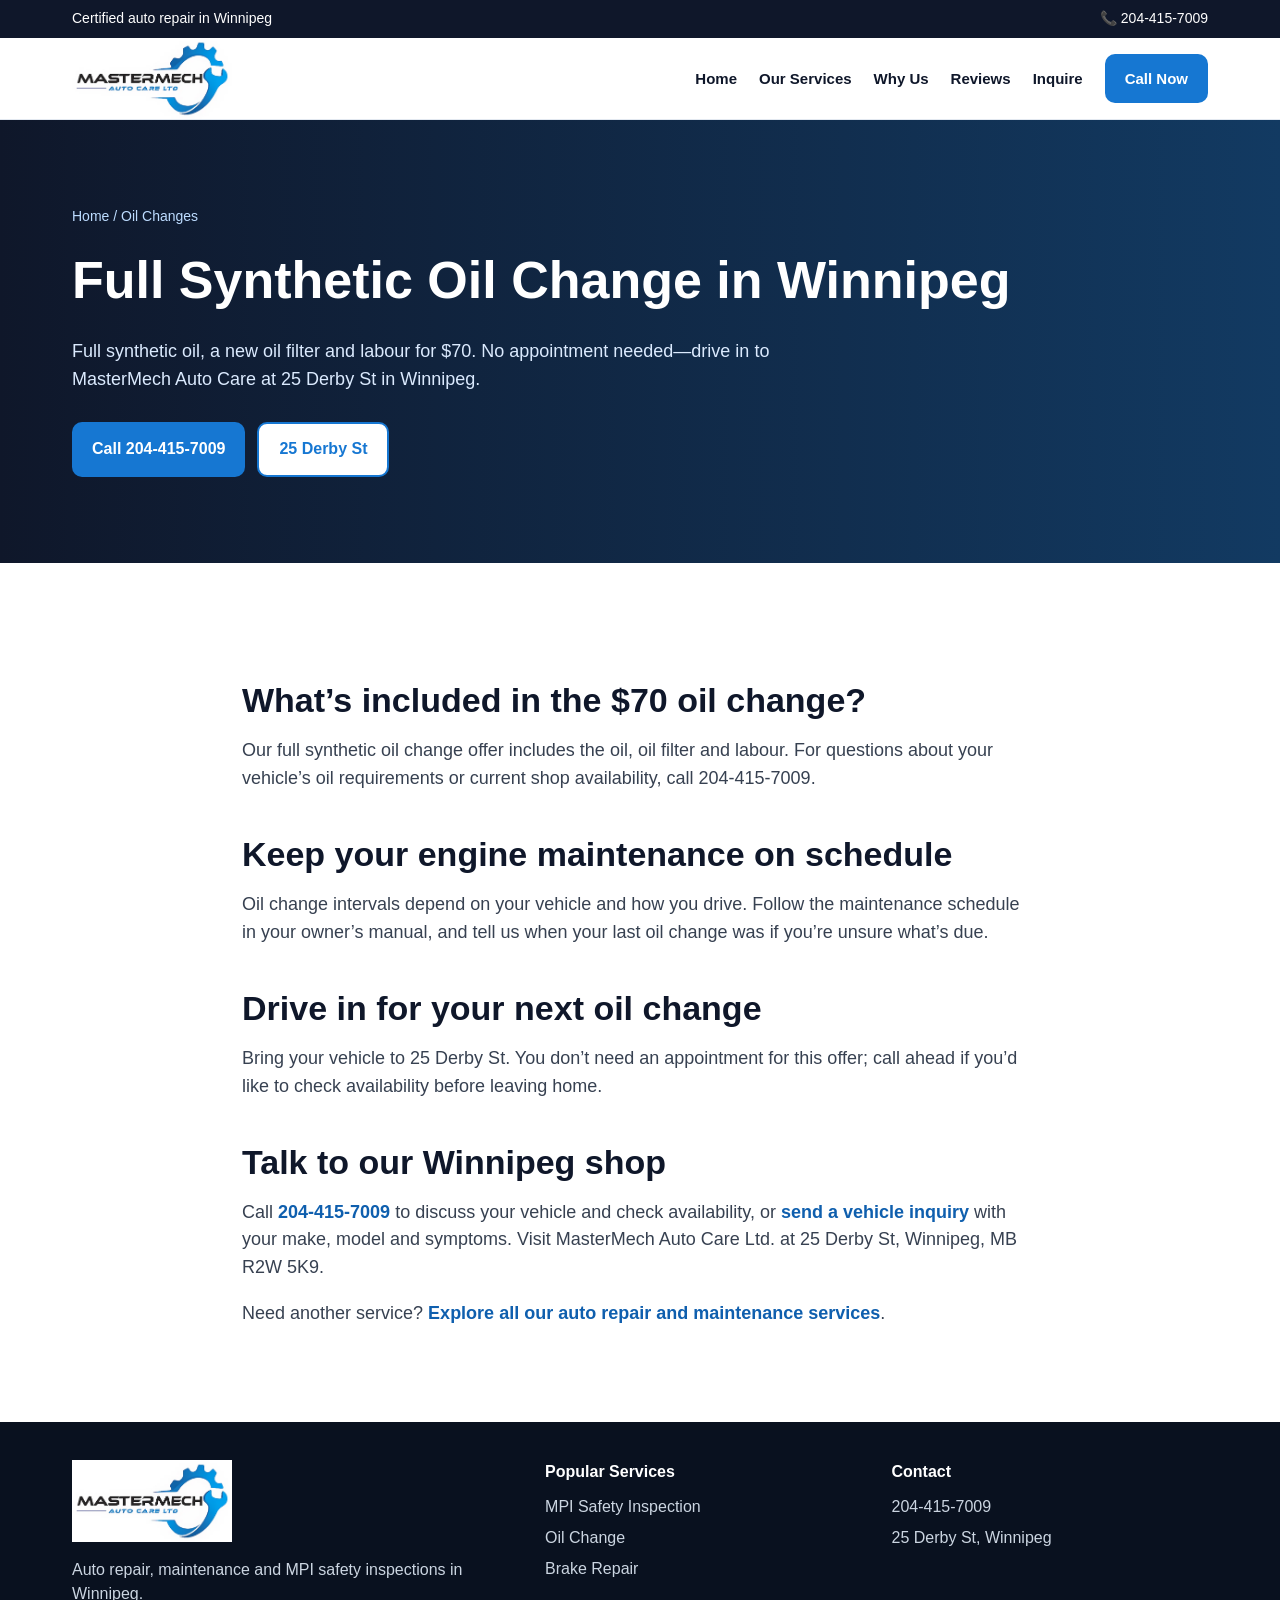
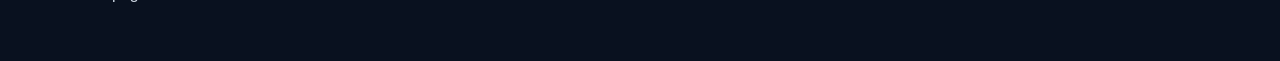
<file: oil-change-winnipeg.html>
<!DOCTYPE html>

<html lang="en-CA"><head><meta charset="utf-8"/><meta content="width=device-width,initial-scale=1" name="viewport"/><title>$70 Synthetic Oil Change Winnipeg | MasterMech</title><meta content="Get a $70 full synthetic oil change in Winnipeg, including oil, filter and labour. No appointment needed. Visit MasterMech at 25 Derby St." name="description"/><link href="https://mastermechauto.ca/oil-change-winnipeg" rel="canonical"/><link href="styles.css?v=hours-reviews-v1" rel="stylesheet"/><script type="application/ld+json">{"@context":"https://schema.org","@type":"Service","serviceType":"Oil Changes","provider":{"@type":"AutoRepair","name":"MasterMech Auto Care Ltd.","telephone":"+1-204-415-7009","address":{"@type":"PostalAddress","streetAddress":"25 Derby St","addressLocality":"Winnipeg","addressRegion":"MB","postalCode":"R2W 5K9","addressCountry":"CA"}},"areaServed":{"@type":"City","name":"Winnipeg"}}</script><meta content="website" property="og:type"/><meta content="$70 Synthetic Oil Change Winnipeg | MasterMech" property="og:title"/><meta content="Get a $70 full synthetic oil change in Winnipeg, including oil, filter and labour. No appointment needed. Visit MasterMech at 25 Derby St." property="og:description"/><meta content="https://mastermechauto.ca/oil-change-winnipeg" property="og:url"/><meta content="https://mastermechauto.ca/assets/hero.webp" property="og:image"/></head><body><a class="skip-link" href="#main-content">Skip to content</a><div class="topbar"><div class="wrap"><span>Certified auto repair in Winnipeg</span><span>📞 <a href="tel:+12044157009">204-415-7009</a></span></div></div><header class="nav"><div class="wrap"><a href="/"><img alt="MasterMech Auto Care Ltd. logo" class="logo" decoding="async" height="351" src="assets/logo.webp" width="690"/></a><nav aria-label="Main navigation" class="navlinks"><a href="/">Home</a><a href="/#services">Our Services</a><a href="/#about">Why Us</a><a href="/#reviews">Reviews</a><a href="/#inquiry">Inquire</a><a class="btn" href="tel:+12044157009">Call Now</a></nav></div></header><section class="service-hero"><div class="wrap"><div class="breadcrumb"><a href="/">Home</a> / Oil Changes</div><h1>Full Synthetic Oil Change in Winnipeg</h1><p class="lead" style="color:#dbeafe">Full synthetic oil, a new oil filter and labour for $70. No appointment needed—drive in to MasterMech Auto Care at 25 Derby St in Winnipeg.</p><div class="cta-row"><a class="btn" href="tel:+12044157009">Call 204-415-7009</a><a class="btn alt" href="/#visit">25 Derby St</a></div></div></section><main class="section" id="main-content"><div class="wrap service-copy"><h2>What’s included in the $70 oil change?</h2><p>Our full synthetic oil change offer includes the oil, oil filter and labour. For questions about your vehicle’s oil requirements or current shop availability, call 204-415-7009.</p><h2>Keep your engine maintenance on schedule</h2><p>Oil change intervals depend on your vehicle and how you drive. Follow the maintenance schedule in your owner’s manual, and tell us when your last oil change was if you’re unsure what’s due.</p><h2>Drive in for your next oil change</h2><p>Bring your vehicle to 25 Derby St. You don’t need an appointment for this offer; call ahead if you’d like to check availability before leaving home.</p><h2>Talk to our Winnipeg shop</h2><p>Call <a class="text-link" href="tel:+12044157009">204-415-7009</a> to discuss your vehicle and check availability, or <a class="text-link" href="/#inquiry">send a vehicle inquiry</a> with your make, model and symptoms. Visit MasterMech Auto Care Ltd. at 25 Derby St, Winnipeg, MB R2W 5K9.</p><p>Need another service? <a class="text-link" href="/#services">Explore all our auto repair and maintenance services</a>.</p></div></main><footer class="footer"><div class="wrap"><div><img alt="MasterMech Auto Care Ltd." class="logo" decoding="async" height="351" src="assets/logo.webp" width="690"/><p>Auto repair, maintenance and MPI safety inspections in Winnipeg.</p></div><div><h4>Popular Services</h4><a href="/mpi-safety-inspection-winnipeg">MPI Safety Inspection</a><a href="/oil-change-winnipeg">Oil Change</a><a href="/brake-repair-winnipeg">Brake Repair</a></div><div><h4>Contact</h4><a href="tel:+12044157009">204-415-7009</a><span>25 Derby St, Winnipeg</span></div></div></footer><div class="mobilebar"><a class="btn alt" href="https://www.google.com/maps/search/?api=1&amp;query=MasterMech+Auto+Care+25+Derby+St+Winnipeg+MB">Directions</a><a class="btn" href="tel:+12044157009">Call Now</a></div></body></html>
</file>
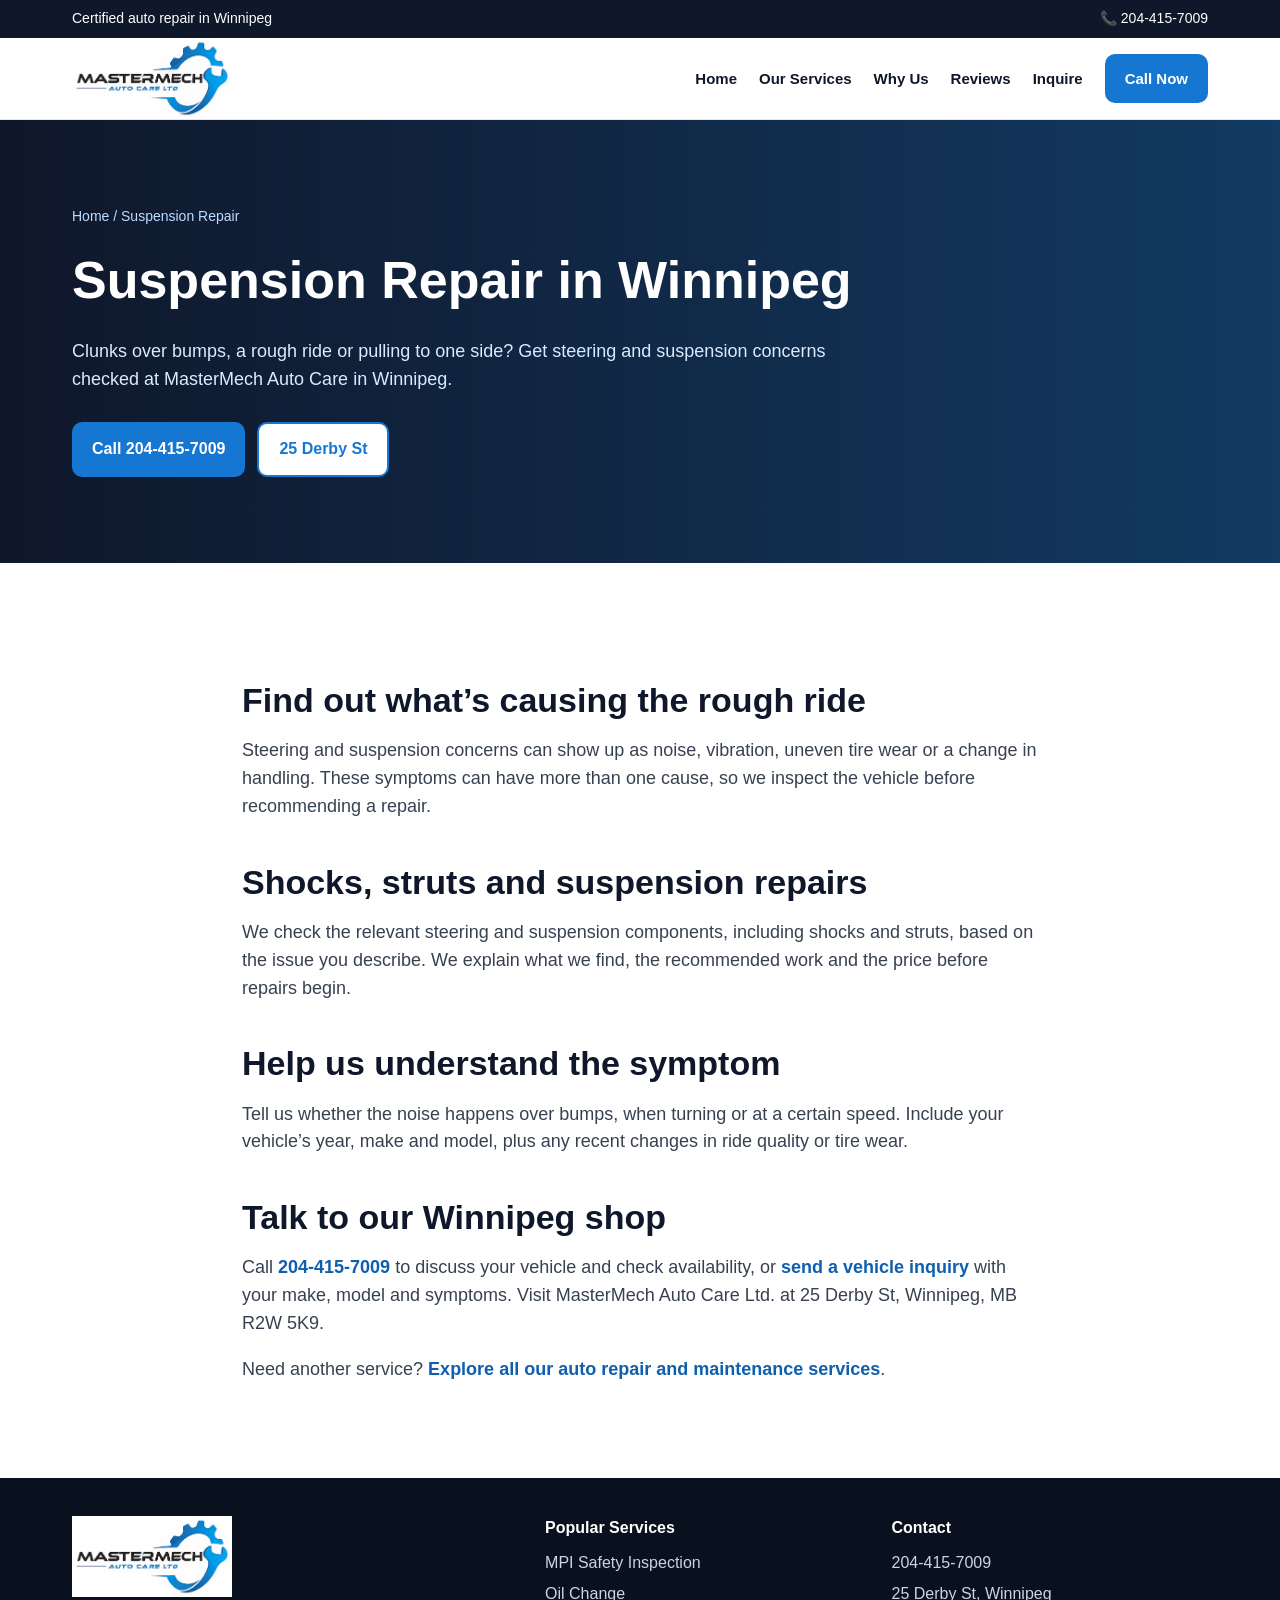
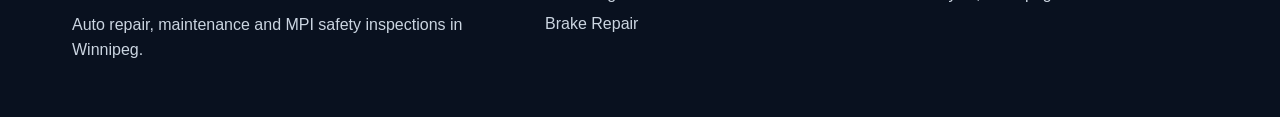
<file: suspension-repair-winnipeg.html>
<!DOCTYPE html>

<html lang="en-CA"><head><meta charset="utf-8"/><meta content="width=device-width,initial-scale=1" name="viewport"/><title>Suspension &amp; Steering Repair Winnipeg | MasterMech</title><meta content="Steering and suspension inspection and repair in Winnipeg. Clunks, rough ride or uneven tire wear? Call MasterMech at 25 Derby St." name="description"/><link href="https://mastermechauto.ca/suspension-repair-winnipeg" rel="canonical"/><link href="styles.css?v=hours-reviews-v1" rel="stylesheet"/><script type="application/ld+json">{"@context":"https://schema.org","@type":"Service","serviceType":"Suspension Repair","provider":{"@type":"AutoRepair","name":"MasterMech Auto Care Ltd.","telephone":"+1-204-415-7009","address":{"@type":"PostalAddress","streetAddress":"25 Derby St","addressLocality":"Winnipeg","addressRegion":"MB","postalCode":"R2W 5K9","addressCountry":"CA"}},"areaServed":{"@type":"City","name":"Winnipeg"}}</script><meta content="website" property="og:type"/><meta content="Suspension &amp; Steering Repair Winnipeg | MasterMech" property="og:title"/><meta content="Steering and suspension inspection and repair in Winnipeg. Clunks, rough ride or uneven tire wear? Call MasterMech at 25 Derby St." property="og:description"/><meta content="https://mastermechauto.ca/suspension-repair-winnipeg" property="og:url"/><meta content="https://mastermechauto.ca/assets/hero.webp" property="og:image"/></head><body><a class="skip-link" href="#main-content">Skip to content</a><div class="topbar"><div class="wrap"><span>Certified auto repair in Winnipeg</span><span>📞 <a href="tel:+12044157009">204-415-7009</a></span></div></div><header class="nav"><div class="wrap"><a href="/"><img alt="MasterMech Auto Care Ltd. logo" class="logo" decoding="async" height="351" src="assets/logo.webp" width="690"/></a><nav aria-label="Main navigation" class="navlinks"><a href="/">Home</a><a href="/#services">Our Services</a><a href="/#about">Why Us</a><a href="/#reviews">Reviews</a><a href="/#inquiry">Inquire</a><a class="btn" href="tel:+12044157009">Call Now</a></nav></div></header><section class="service-hero"><div class="wrap"><div class="breadcrumb"><a href="/">Home</a> / Suspension Repair</div><h1>Suspension Repair in Winnipeg</h1><p class="lead" style="color:#dbeafe">Clunks over bumps, a rough ride or pulling to one side? Get steering and suspension concerns checked at MasterMech Auto Care in Winnipeg.</p><div class="cta-row"><a class="btn" href="tel:+12044157009">Call 204-415-7009</a><a class="btn alt" href="/#visit">25 Derby St</a></div></div></section><main class="section" id="main-content"><div class="wrap service-copy"><h2>Find out what’s causing the rough ride</h2><p>Steering and suspension concerns can show up as noise, vibration, uneven tire wear or a change in handling. These symptoms can have more than one cause, so we inspect the vehicle before recommending a repair.</p><h2>Shocks, struts and suspension repairs</h2><p>We check the relevant steering and suspension components, including shocks and struts, based on the issue you describe. We explain what we find, the recommended work and the price before repairs begin.</p><h2>Help us understand the symptom</h2><p>Tell us whether the noise happens over bumps, when turning or at a certain speed. Include your vehicle’s year, make and model, plus any recent changes in ride quality or tire wear.</p><h2>Talk to our Winnipeg shop</h2><p>Call <a class="text-link" href="tel:+12044157009">204-415-7009</a> to discuss your vehicle and check availability, or <a class="text-link" href="/#inquiry">send a vehicle inquiry</a> with your make, model and symptoms. Visit MasterMech Auto Care Ltd. at 25 Derby St, Winnipeg, MB R2W 5K9.</p><p>Need another service? <a class="text-link" href="/#services">Explore all our auto repair and maintenance services</a>.</p></div></main><footer class="footer"><div class="wrap"><div><img alt="MasterMech Auto Care Ltd." class="logo" decoding="async" height="351" src="assets/logo.webp" width="690"/><p>Auto repair, maintenance and MPI safety inspections in Winnipeg.</p></div><div><h4>Popular Services</h4><a href="/mpi-safety-inspection-winnipeg">MPI Safety Inspection</a><a href="/oil-change-winnipeg">Oil Change</a><a href="/brake-repair-winnipeg">Brake Repair</a></div><div><h4>Contact</h4><a href="tel:+12044157009">204-415-7009</a><span>25 Derby St, Winnipeg</span></div></div></footer><div class="mobilebar"><a class="btn alt" href="https://www.google.com/maps/search/?api=1&amp;query=MasterMech+Auto+Care+25+Derby+St+Winnipeg+MB">Directions</a><a class="btn" href="tel:+12044157009">Call Now</a></div></body></html>
</file>
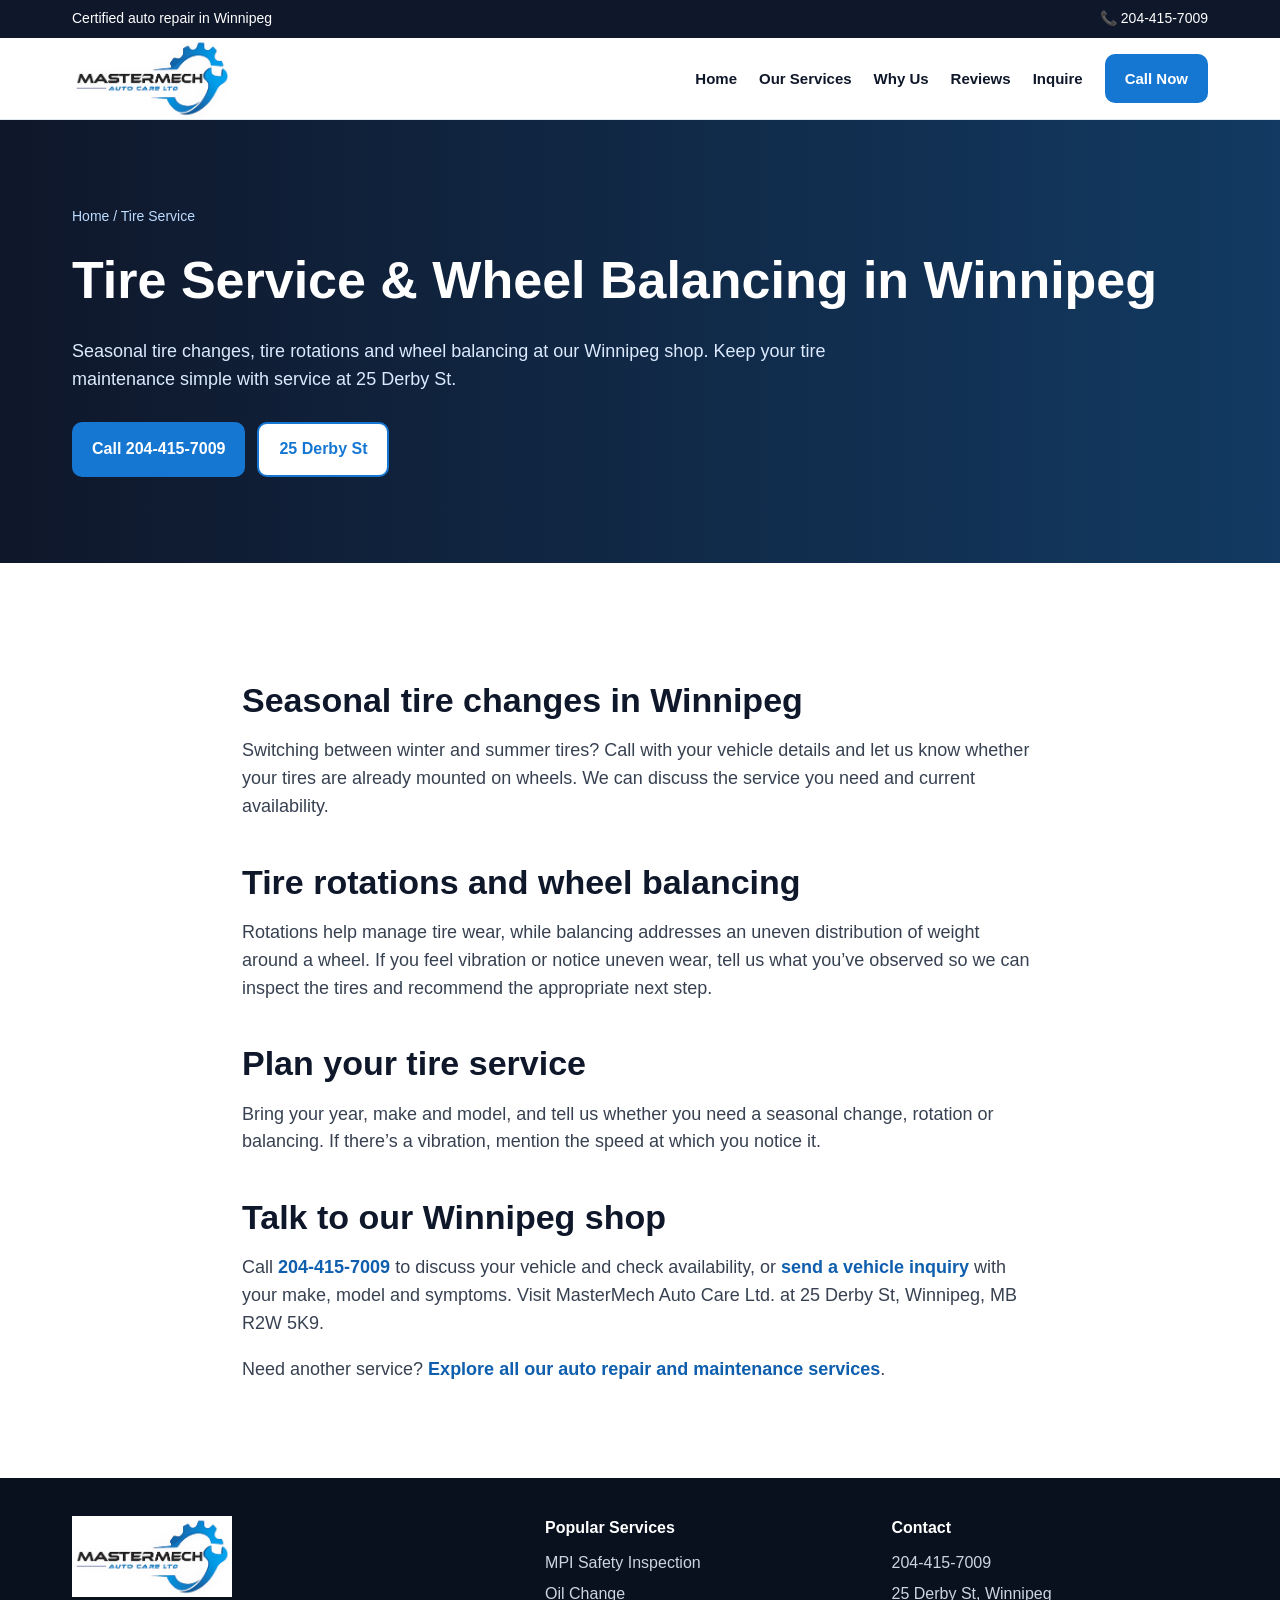
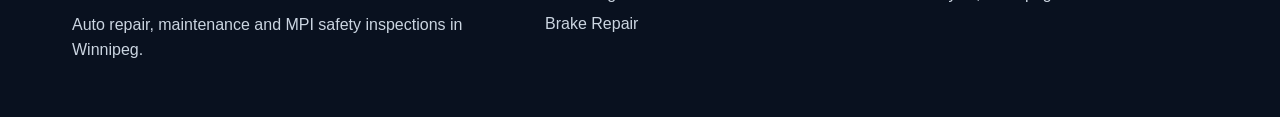
<file: tire-service-winnipeg.html>
<!DOCTYPE html>

<html lang="en-CA"><head><meta charset="utf-8"/><meta content="width=device-width,initial-scale=1" name="viewport"/><title>Tire Service Winnipeg | Changes &amp; Balancing | MasterMech</title><meta content="Seasonal tire changes, rotations and wheel balancing in Winnipeg. Visit MasterMech Auto Care at 25 Derby St or call to check availability." name="description"/><link href="https://mastermechauto.ca/tire-service-winnipeg" rel="canonical"/><link href="styles.css?v=hours-reviews-v1" rel="stylesheet"/><script type="application/ld+json">{"@context":"https://schema.org","@type":"Service","serviceType":"Tire Service","provider":{"@type":"AutoRepair","name":"MasterMech Auto Care Ltd.","telephone":"+1-204-415-7009","address":{"@type":"PostalAddress","streetAddress":"25 Derby St","addressLocality":"Winnipeg","addressRegion":"MB","postalCode":"R2W 5K9","addressCountry":"CA"}},"areaServed":{"@type":"City","name":"Winnipeg"}}</script><meta content="website" property="og:type"/><meta content="Tire Service Winnipeg | Changes &amp; Balancing | MasterMech" property="og:title"/><meta content="Seasonal tire changes, rotations and wheel balancing in Winnipeg. Visit MasterMech Auto Care at 25 Derby St or call to check availability." property="og:description"/><meta content="https://mastermechauto.ca/tire-service-winnipeg" property="og:url"/><meta content="https://mastermechauto.ca/assets/hero.webp" property="og:image"/></head><body><a class="skip-link" href="#main-content">Skip to content</a><div class="topbar"><div class="wrap"><span>Certified auto repair in Winnipeg</span><span>📞 <a href="tel:+12044157009">204-415-7009</a></span></div></div><header class="nav"><div class="wrap"><a href="/"><img alt="MasterMech Auto Care Ltd. logo" class="logo" decoding="async" height="351" src="assets/logo.webp" width="690"/></a><nav aria-label="Main navigation" class="navlinks"><a href="/">Home</a><a href="/#services">Our Services</a><a href="/#about">Why Us</a><a href="/#reviews">Reviews</a><a href="/#inquiry">Inquire</a><a class="btn" href="tel:+12044157009">Call Now</a></nav></div></header><section class="service-hero"><div class="wrap"><div class="breadcrumb"><a href="/">Home</a> / Tire Service</div><h1>Tire Service &amp; Wheel Balancing in Winnipeg</h1><p class="lead" style="color:#dbeafe">Seasonal tire changes, tire rotations and wheel balancing at our Winnipeg shop. Keep your tire maintenance simple with service at 25 Derby St.</p><div class="cta-row"><a class="btn" href="tel:+12044157009">Call 204-415-7009</a><a class="btn alt" href="/#visit">25 Derby St</a></div></div></section><main class="section" id="main-content"><div class="wrap service-copy"><h2>Seasonal tire changes in Winnipeg</h2><p>Switching between winter and summer tires? Call with your vehicle details and let us know whether your tires are already mounted on wheels. We can discuss the service you need and current availability.</p><h2>Tire rotations and wheel balancing</h2><p>Rotations help manage tire wear, while balancing addresses an uneven distribution of weight around a wheel. If you feel vibration or notice uneven wear, tell us what you’ve observed so we can inspect the tires and recommend the appropriate next step.</p><h2>Plan your tire service</h2><p>Bring your year, make and model, and tell us whether you need a seasonal change, rotation or balancing. If there’s a vibration, mention the speed at which you notice it.</p><h2>Talk to our Winnipeg shop</h2><p>Call <a class="text-link" href="tel:+12044157009">204-415-7009</a> to discuss your vehicle and check availability, or <a class="text-link" href="/#inquiry">send a vehicle inquiry</a> with your make, model and symptoms. Visit MasterMech Auto Care Ltd. at 25 Derby St, Winnipeg, MB R2W 5K9.</p><p>Need another service? <a class="text-link" href="/#services">Explore all our auto repair and maintenance services</a>.</p></div></main><footer class="footer"><div class="wrap"><div><img alt="MasterMech Auto Care Ltd." class="logo" decoding="async" height="351" src="assets/logo.webp" width="690"/><p>Auto repair, maintenance and MPI safety inspections in Winnipeg.</p></div><div><h4>Popular Services</h4><a href="/mpi-safety-inspection-winnipeg">MPI Safety Inspection</a><a href="/oil-change-winnipeg">Oil Change</a><a href="/brake-repair-winnipeg">Brake Repair</a></div><div><h4>Contact</h4><a href="tel:+12044157009">204-415-7009</a><span>25 Derby St, Winnipeg</span></div></div></footer><div class="mobilebar"><a class="btn alt" href="https://www.google.com/maps/search/?api=1&amp;query=MasterMech+Auto+Care+25+Derby+St+Winnipeg+MB">Directions</a><a class="btn" href="tel:+12044157009">Call Now</a></div></body></html>
</file>
<file: styles.css>
*{box-sizing:border-box}html{scroll-behavior:smooth}body{margin:0;font-family:Inter,Arial,Helvetica,sans-serif;color:#0f172a;background:#fff;line-height:1.55}a{color:inherit;text-decoration:none}img{max-width:100%;height:auto;display:block}:root{--blue:#1677d2;--blue2:#0f5fae;--dark:#0f172a;--muted:#64748b;--light:#f8fafc;--border:#e2e8f0;--max:1180px}.wrap{max-width:var(--max);margin:auto;padding:0 22px}.topbar{background:#0f172a;color:#fff;font-size:14px}.topbar .wrap{display:flex;justify-content:space-between;gap:20px;padding-top:8px;padding-bottom:8px}.nav{position:sticky;top:0;z-index:20;background:rgba(255,255,255,.96);border-bottom:1px solid var(--border);backdrop-filter:blur(10px)}.nav .wrap{display:flex;align-items:center;justify-content:space-between;min-height:76px}.logo{height:54px;width:auto}.navlinks{display:flex;gap:22px;align-items:center;font-weight:700;font-size:15px}.btn{display:inline-flex;align-items:center;justify-content:center;padding:13px 20px;border-radius:10px;background:var(--blue);color:#fff;font-weight:800;border:0;cursor:pointer}.btn.alt{background:#fff;color:var(--blue);border:2px solid var(--blue)}.hero{position:relative;min-height:660px;display:flex;align-items:center;background:linear-gradient(90deg,rgba(5,18,35,.92),rgba(5,18,35,.60),rgba(5,18,35,.18)),url('assets/hero.webp') center/cover}.hero .content{max-width:720px;color:#fff;padding:80px 0}.eyebrow{font-weight:800;letter-spacing:.08em;text-transform:uppercase;color:#71b9ff;font-size:14px}.hero h1{font-size:clamp(44px,6vw,72px);line-height:1.02;margin:12px 0 18px}.hero p{font-size:21px;max-width:650px;color:#edf4fb}.cta-row{display:flex;gap:12px;flex-wrap:wrap;margin-top:28px}.hero .btn.alt{background:transparent;color:#fff;border-color:#fff}.trust{display:grid;grid-template-columns:repeat(4,1fr);gap:16px;margin-top:-44px;position:relative;z-index:3}.trust>div{background:#fff;border:1px solid var(--border);box-shadow:0 12px 35px rgba(15,23,42,.10);border-radius:14px;padding:24px}.trust strong{display:block;font-size:20px}.section{padding:76px 0}.section.gray{background:var(--light)}.section h2{font-size:40px;line-height:1.12;margin:0 0 14px}.lead{font-size:18px;color:var(--muted);max-width:760px}.grid3{display:grid;grid-template-columns:repeat(3,1fr);gap:20px;margin-top:34px}.card{background:#fff;border:1px solid var(--border);border-radius:16px;overflow:hidden;box-shadow:0 8px 24px rgba(15,23,42,.06)}.card img{width:100%;height:205px;object-fit:cover}.card .pad{padding:22px}.card h3{margin:0 0 8px;font-size:22px}.card p{color:var(--muted);margin:0 0 16px}.card a{font-weight:800;color:var(--blue)}.offer{background:linear-gradient(135deg,var(--blue2),var(--blue));color:#fff;border-radius:18px;padding:34px;display:grid;grid-template-columns:1.4fr .6fr;gap:20px;align-items:center}.offer h2{margin:0 0 8px;font-size:44px}.offer .price{font-size:64px;font-weight:900;text-align:center}.split{display:grid;grid-template-columns:1fr 1fr;gap:42px;align-items:center}.split img{width:100%;max-width:420px;height:auto;justify-self:center;border-radius:18px;box-shadow:0 16px 40px rgba(15,23,42,.12)}.ticks{padding:0;list-style:none}.ticks li{margin:12px 0;padding-left:28px;position:relative}.ticks li:before{content:'✓';position:absolute;left:0;color:var(--blue);font-weight:900}.reviews{display:grid;grid-template-columns:repeat(3,1fr);gap:18px;margin-top:30px}.review{background:#fff;border:1px solid var(--border);border-radius:14px;padding:24px}.stars{color:#f59e0b;font-size:19px}.faq details{border-bottom:1px solid var(--border);padding:17px 0}.faq summary{font-weight:800;cursor:pointer}.visit{display:grid;grid-template-columns:1fr 1fr;gap:28px;align-items:stretch}.contactbox{background:#0f172a;color:#fff;border-radius:18px;padding:32px}.contactbox h2{margin-top:0}.contactbox p{color:#d6deea}.map iframe{width:100%;height:100%;min-height:390px;border:0;border-radius:18px}.footer{background:#09111f;color:#cbd5e1;padding:38px 0}.footer .wrap{display:grid;grid-template-columns:1.4fr 1fr 1fr;gap:30px}.footer h4{color:#fff;margin:0 0 10px}.footer a{display:block;margin:6px 0}.mobilebar{display:none}.service-hero{background:linear-gradient(90deg,#0f172a,#123a62);color:#fff;padding:86px 0}.service-hero h1{font-size:52px;margin:0 0 12px}.service-copy{max-width:840px}.service-copy h2{font-size:34px;margin-top:42px}.service-copy p,.service-copy li{font-size:18px;color:#374151}.breadcrumb{font-size:14px;color:#bddcff;margin-bottom:12px}@media(max-width:900px){.navlinks{display:none}.trust{grid-template-columns:1fr 1fr}.grid3,.reviews,.split,.visit,.footer .wrap,.offer{grid-template-columns:1fr}.hero{min-height:560px}.hero .content{padding:70px 0}.offer .price{text-align:left}.mobilebar{display:flex;position:fixed;bottom:0;left:0;right:0;z-index:50;background:#fff;border-top:1px solid var(--border);padding:10px;gap:8px}.mobilebar a{flex:1}.footer{padding-bottom:90px}}@media(max-width:560px){.topbar .wrap{flex-direction:column;gap:2px}.trust{grid-template-columns:1fr}.section{padding:58px 0}.section h2{font-size:34px}.service-hero h1{font-size:40px}}
/* Accessibility and responsive navigation */
html{scroll-padding-top:100px}a:focus-visible,summary:focus-visible{outline:3px solid #1677d2;outline-offset:4px}.skip-link{position:fixed;top:-80px;left:12px;z-index:100;background:#fff;color:#0f172a;padding:12px}.skip-link:focus{top:12px}.logo{width:160px;height:auto}.hero>.wrap{width:100%}.hero{background-position:center 35%}.review h3{margin-top:0}.navlinks{flex-wrap:wrap}.contactbox a{overflow-wrap:anywhere}
@media(max-width:900px){.nav .wrap{flex-wrap:wrap;padding-top:10px;padding-bottom:10px;gap:8px}.navlinks{display:flex;gap:14px;font-size:14px}.navlinks .btn{padding:8px 12px}.hero .content{max-width:100%}.hero h1{font-size:clamp(36px,8vw,60px)}}
@media(max-width:560px){.nav .wrap{justify-content:center}.navlinks{justify-content:center;gap:14px}.navlinks .btn{display:none}.hero{min-height:510px}.hero p{font-size:18px}.trust{margin-top:0;padding-top:20px}.hero h1{font-size:40px}.service-hero{padding:52px 0}.service-hero h1{font-size:34px}.offer{padding:24px}.offer h2{font-size:34px}.contactbox{padding:24px}.contactbox h2{font-size:30px}.hero .btn{width:100%}.hero .cta-row{max-width:340px}.topbar{font-size:12px}.topbar .wrap{align-items:center;text-align:center}}
@media(prefers-reduced-motion:reduce){html{scroll-behavior:auto}}

/* Vehicle inquiry form */
.inquiry-layout{display:grid;grid-template-columns:minmax(0,.85fr) minmax(0,1.15fr);gap:48px;align-items:start}.inquiry-intro{padding-top:16px}.inquiry-intro .eyebrow{color:var(--blue2)}.inquiry-note{color:var(--muted);font-size:15px}.text-link{color:var(--blue2);font-weight:800}.inquiry-form{background:var(--light);border:1px solid var(--border);border-radius:18px;padding:30px;min-width:0}.form-grid{display:grid;grid-template-columns:repeat(2,minmax(0,1fr));gap:20px}.form-wide{grid-column:1/-1}.form-field{min-width:0}.form-field label{display:block;font-weight:700;font-size:15px;margin-bottom:7px}.form-field input,.form-field select,.form-field textarea{display:block;width:100%;min-width:0;border:1px solid #a8b5c7;border-radius:8px;background:#fff;color:var(--dark);font:inherit;font-size:16px;padding:12px;min-height:48px}.form-field textarea{resize:vertical;min-height:135px}.form-field input:focus,.form-field select:focus,.form-field textarea:focus{outline:3px solid #b6dafa;outline-offset:1px;border-color:var(--blue)}.optional{font-weight:400;color:var(--muted);font-size:13px}.form-honeypot{display:none}.form-privacy,.form-required{font-size:13px;color:#475569;line-height:1.6}.form-privacy{margin:20px 0}.form-privacy a{text-decoration:underline;text-underline-offset:3px}.form-required{margin-bottom:0}.inquiry-form .btn{min-height:48px;font:inherit;font-weight:800}.inquiry-form .btn:focus-visible{outline:3px solid #0f172a;outline-offset:4px}
@media(max-width:900px){.inquiry-layout{grid-template-columns:1fr;gap:24px}.inquiry-intro{padding-top:0}.inquiry-intro .lead{max-width:none}.navlinks{gap:12px}}
@media(max-width:560px){.form-grid{grid-template-columns:1fr;gap:16px}.inquiry-form{padding:22px}.inquiry-form .btn{width:100%}.inquiry-layout{gap:18px}.navlinks{gap:11px;font-size:13px}}

.business-hours{margin-top:22px;border-top:1px solid #334155;padding-top:16px}.business-hours h3{margin:0 0 10px;font-size:20px}.business-hours dl{margin:0}.business-hours dl>div{display:flex;justify-content:space-between;gap:20px;padding:5px 0}.business-hours dd{margin:0;text-align:right}.contactbox .hours-note{font-size:13px;color:#cbd5e1;margin-top:12px}.section#reviews .eyebrow{color:var(--blue2)}
@media(max-width:560px){.business-hours dl>div{font-size:14px;gap:10px}}
</file>
